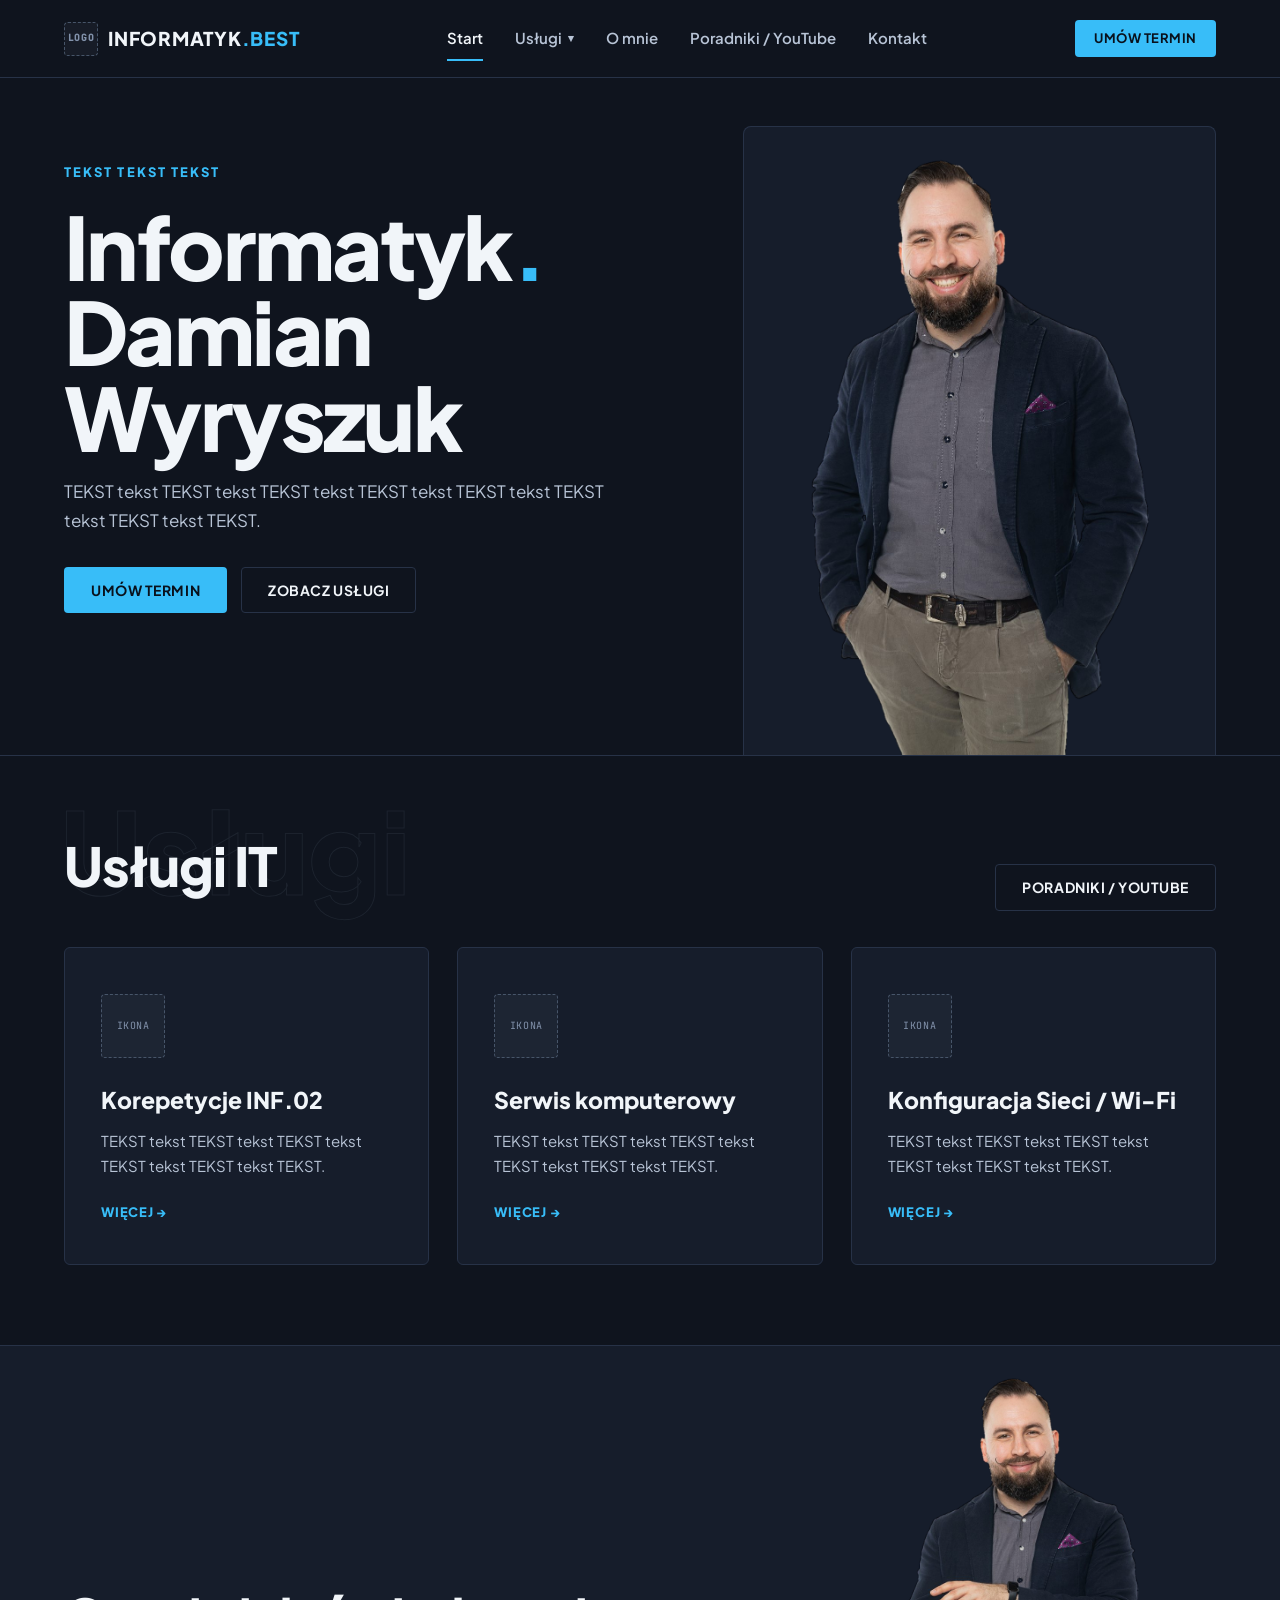
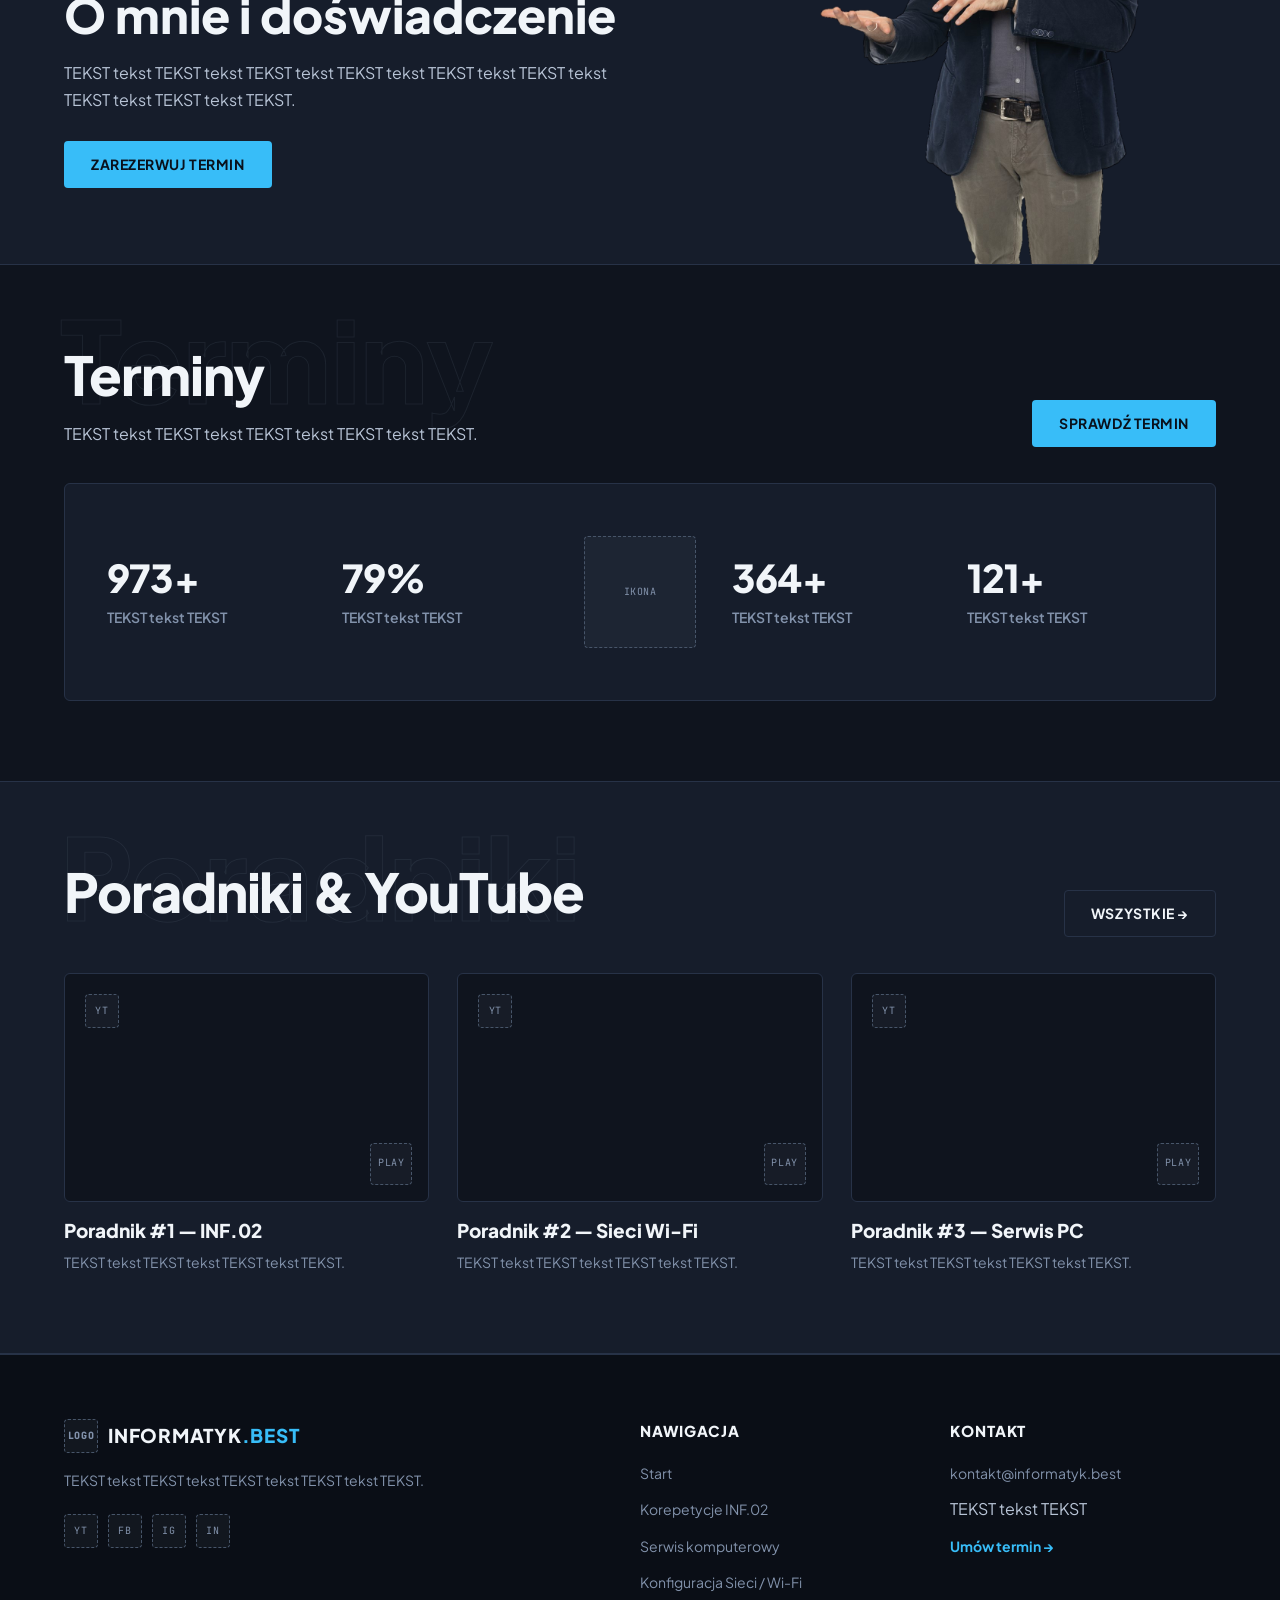
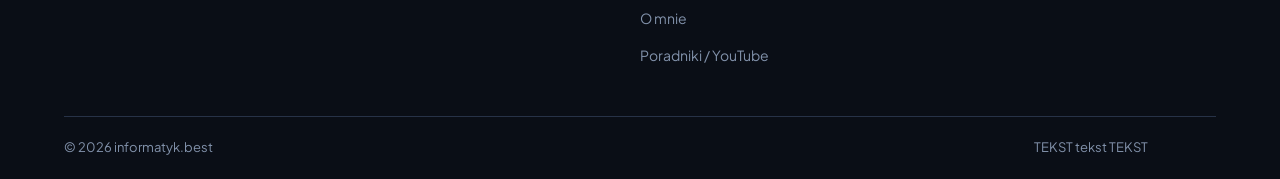
<file: index.html>
<!DOCTYPE html>
<html lang="pl">
<head>
  <meta charset="UTF-8" />
  <meta name="viewport" content="width=device-width, initial-scale=1.0" />
  <title>informatyk.best — Damian Wyryszuk (Mockup)</title>
  <link rel="preconnect" href="https://fonts.googleapis.com" />
  <link rel="preconnect" href="https://fonts.gstatic.com" crossorigin />
  <link href="https://fonts.googleapis.com/css2?family=JetBrains+Mono:wght@600;700&family=Plus+Jakarta+Sans:wght@400;500;600;700;800&display=swap" rel="stylesheet" />
  <link rel="stylesheet" href="css/style.css" />
</head>
<body>

  <!-- ================= HEADER ================= -->
  <header class="site-header">
    <div class="container header-inner">
      <a href="index.html" class="brand-logo" aria-label="informatyk.best — Strona główna">
        <span class="icon-placeholder icon-placeholder-sm" aria-hidden="true">LOGO</span>
        <span>informatyk<span class="dot">.best</span></span>
      </a>

      <nav class="main-nav" aria-label="Główna nawigacja">
        <div class="nav-item">
          <a href="index.html" class="nav-link is-active">Start</a>
        </div>

        <div class="nav-item has-dropdown">
          <a href="#uslugi" class="nav-link" aria-haspopup="true" aria-expanded="false">
            Usługi
            <span class="nav-chevron" aria-hidden="true">&#9662;</span>
          </a>
          <div class="dropdown-menu" role="menu">
            <a href="korepetycje-inf02.html" class="dropdown-link" role="menuitem">
              <span class="icon-placeholder icon-placeholder-sm" aria-hidden="true"></span>
              <span class="dropdown-text">
                <strong>Korepetycje INF.02</strong>
                <small>TEKST tekst TEKST tekst</small>
              </span>
            </a>
            <a href="serwis-komputerowy.html" class="dropdown-link" role="menuitem">
              <span class="icon-placeholder icon-placeholder-sm" aria-hidden="true"></span>
              <span class="dropdown-text">
                <strong>Serwis komputerowy</strong>
                <small>TEKST tekst TEKST tekst</small>
              </span>
            </a>
            <a href="konfiguracja-sieci.html" class="dropdown-link" role="menuitem">
              <span class="icon-placeholder icon-placeholder-sm" aria-hidden="true"></span>
              <span class="dropdown-text">
                <strong>Konfiguracja Sieci / Wi-Fi</strong>
                <small>TEKST tekst TEKST tekst</small>
              </span>
            </a>
          </div>
        </div>

        <div class="nav-item">
          <a href="o-mnie.html" class="nav-link">O mnie</a>
        </div>
        <div class="nav-item">
          <a href="poradniki.html" class="nav-link">Poradniki / YouTube</a>
        </div>
        <div class="nav-item">
          <a href="kontakt.html" class="nav-link">Kontakt</a>
        </div>
      </nav>

      <div class="header-cta">
        <a href="kontakt.html#rezerwacja" class="btn btn-primary btn-sm">Umów termin</a>
        <button class="mobile-toggle" aria-label="Otwórz menu">&#9776;</button>
      </div>
    </div>
  </header>

  <!-- ================= MOBILE DRAWER ================= -->
  <div class="mobile-drawer" aria-hidden="true">
    <div class="mobile-drawer-panel">
      <div class="mobile-drawer-head">
        <a href="index.html" class="brand-logo">
          <span class="icon-placeholder icon-placeholder-sm" aria-hidden="true">LOGO</span>
          <span>informatyk<span class="dot">.best</span></span>
        </a>
        <button class="mobile-close" aria-label="Zamknij menu">&times;</button>
      </div>

      <div class="mobile-nav-list">
        <a href="index.html" class="mobile-nav-link is-active">Start</a>
        <button class="mobile-acc-btn" aria-expanded="true">
          <span>Usługi</span>
          <span class="acc-arrow">−</span>
        </button>
        <div class="mobile-submenu is-open">
          <a href="korepetycje-inf02.html">Korepetycje INF.02</a>
          <a href="serwis-komputerowy.html">Serwis komputerowy</a>
          <a href="konfiguracja-sieci.html">Konfiguracja Sieci / Wi-Fi</a>
        </div>
        <a href="o-mnie.html" class="mobile-nav-link">O mnie</a>
        <a href="poradniki.html" class="mobile-nav-link">Poradniki / YouTube</a>
        <a href="kontakt.html" class="mobile-nav-link">Kontakt</a>
      </div>

      <a href="kontakt.html#rezerwacja" class="btn btn-primary" style="width:100%; margin-top:auto;">Umów termin</a>
    </div>
  </div>

  <!-- ================= HERO SECTION ================= -->
  <main>
    <section class="hero">
      <div class="container hero-grid">
        <div class="hero-content">
          <p class="hero-subtitle">TEKST tekst TEKST</p>
          <h1 class="hero-display">Informatyk<span class="accent-dot">.</span><br />Damian Wyryszuk</h1>
          <p class="hero-desc">
            TEKST tekst TEKST tekst TEKST tekst TEKST tekst TEKST tekst TEKST tekst TEKST tekst TEKST.
          </p>
          <div class="hero-actions">
            <a href="kontakt.html#rezerwacja" class="btn btn-primary">Umów termin</a>
            <a href="#uslugi" class="btn btn-outline">Zobacz usługi</a>
          </div>
        </div>

        <div class="hero-visual">
          <img src="assets/img/damian-3.png" alt="Damian Wyryszuk" class="hero-portrait" />
        </div>
      </div>
    </section>

    <!-- ================= 3 SERVICE CARDS ================= -->
    <section id="uslugi" class="section">
      <div class="container">
        <div class="section-head-split reveal">
          <div>
            <div class="watermark-wrap">
              <span class="watermark-bg" aria-hidden="true">Usługi</span>
              <h2 class="section-title">Usługi IT</h2>
            </div>
          </div>
          <a href="poradniki.html" class="btn btn-outline">Poradniki / YouTube</a>
        </div>

        <div class="services-grid">
          <a href="korepetycje-inf02.html" class="service-card reveal">
            <div class="icon-placeholder icon-placeholder-lg" aria-hidden="true">IKONA</div>
            <h3>Korepetycje INF.02</h3>
            <p>TEKST tekst TEKST tekst TEKST tekst TEKST tekst TEKST tekst TEKST.</p>
            <span class="service-card-more">Więcej &rarr;</span>
          </a>

          <a href="serwis-komputerowy.html" class="service-card reveal">
            <div class="icon-placeholder icon-placeholder-lg" aria-hidden="true">IKONA</div>
            <h3>Serwis komputerowy</h3>
            <p>TEKST tekst TEKST tekst TEKST tekst TEKST tekst TEKST tekst TEKST.</p>
            <span class="service-card-more">Więcej &rarr;</span>
          </a>

          <a href="konfiguracja-sieci.html" class="service-card reveal">
            <div class="icon-placeholder icon-placeholder-lg" aria-hidden="true">IKONA</div>
            <h3>Konfiguracja Sieci / Wi-Fi</h3>
            <p>TEKST tekst TEKST tekst TEKST tekst TEKST tekst TEKST tekst TEKST.</p>
            <span class="service-card-more">Więcej &rarr;</span>
          </a>
        </div>
      </div>
    </section>

    <!-- ================= CTA BANNER ================= -->
    <section class="cta-banner">
      <div class="container cta-banner-grid">
        <div class="cta-banner-content reveal">
          <h2>O mnie i doświadczenie</h2>
          <p>
            TEKST tekst TEKST tekst TEKST tekst TEKST tekst TEKST tekst TEKST tekst TEKST tekst TEKST tekst TEKST.
          </p>
          <a href="kontakt.html#rezerwacja" class="btn btn-primary">Zarezerwuj termin</a>
        </div>
        <div class="cta-banner-visual reveal">
          <img src="assets/img/damian-9.png" alt="Damian Wyryszuk" />
        </div>
      </div>
    </section>

    <!-- ================= TERMINY + STATS ================= -->
    <section class="section">
      <div class="container">
        <div class="section-head-split reveal">
          <div>
            <div class="watermark-wrap">
              <span class="watermark-bg" aria-hidden="true">Terminy</span>
              <h2 class="section-title">Terminy</h2>
            </div>
            <p class="lead-copy">TEKST tekst TEKST tekst TEKST tekst TEKST tekst TEKST.</p>
          </div>
          <a href="kontakt.html#rezerwacja" class="btn btn-primary">Sprawdź termin</a>
        </div>

        <div class="stats-box reveal">
          <div class="stats-col">
            <div class="stat-item">
              <span class="stat-num" data-count="1200" data-suffix="+">1200+</span>
              <span class="stat-label">TEKST tekst TEKST</span>
            </div>
            <div class="stat-item">
              <span class="stat-num" data-count="98" data-suffix="%">98%</span>
              <span class="stat-label">TEKST tekst TEKST</span>
            </div>
          </div>

          <div class="icon-placeholder icon-placeholder-xl" aria-hidden="true">IKONA</div>

          <div class="stats-col">
            <div class="stat-item">
              <span class="stat-num" data-count="450" data-suffix="+">450+</span>
              <span class="stat-label">TEKST tekst TEKST</span>
            </div>
            <div class="stat-item">
              <span class="stat-num" data-count="150" data-suffix="+">150+</span>
              <span class="stat-label">TEKST tekst TEKST</span>
            </div>
          </div>
        </div>
      </div>
    </section>

    <!-- ================= PORADNIKI / YOUTUBE ================= -->
    <section class="section section-surface">
      <div class="container">
        <div class="section-head-split reveal">
          <div>
            <div class="watermark-wrap">
              <span class="watermark-bg" aria-hidden="true">Poradniki</span>
              <h2 class="section-title">Poradniki &amp; YouTube</h2>
            </div>
          </div>
          <a href="poradniki.html" class="btn btn-outline">Wszystkie &rarr;</a>
        </div>

        <div class="guides-grid">
          <a href="poradniki.html" class="guide-card reveal">
            <div class="guide-thumb">
              <div class="guide-thumb-visual">
                <span class="icon-placeholder icon-placeholder-sm" aria-hidden="true">YT</span>
              </div>
              <span class="guide-play icon-placeholder icon-placeholder-md" aria-hidden="true">PLAY</span>
            </div>
            <h3>Poradnik #1 — INF.02</h3>
            <p>TEKST tekst TEKST tekst TEKST tekst TEKST.</p>
          </a>

          <a href="poradniki.html" class="guide-card reveal">
            <div class="guide-thumb">
              <div class="guide-thumb-visual">
                <span class="icon-placeholder icon-placeholder-sm" aria-hidden="true">YT</span>
              </div>
              <span class="guide-play icon-placeholder icon-placeholder-md" aria-hidden="true">PLAY</span>
            </div>
            <h3>Poradnik #2 — Sieci Wi-Fi</h3>
            <p>TEKST tekst TEKST tekst TEKST tekst TEKST.</p>
          </a>

          <a href="poradniki.html" class="guide-card reveal">
            <div class="guide-thumb">
              <div class="guide-thumb-visual">
                <span class="icon-placeholder icon-placeholder-sm" aria-hidden="true">YT</span>
              </div>
              <span class="guide-play icon-placeholder icon-placeholder-md" aria-hidden="true">PLAY</span>
            </div>
            <h3>Poradnik #3 — Serwis PC</h3>
            <p>TEKST tekst TEKST tekst TEKST tekst TEKST.</p>
          </a>
        </div>
      </div>
    </section>
  </main>

  <!-- ================= FOOTER ================= -->
  <footer class="site-footer">
    <div class="container">
      <div class="footer-grid">
        <div>
          <a href="index.html" class="brand-logo">
            <span class="icon-placeholder icon-placeholder-sm" aria-hidden="true">LOGO</span>
            <span>informatyk<span class="dot">.best</span></span>
          </a>
          <p class="footer-bio">TEKST tekst TEKST tekst TEKST tekst TEKST tekst TEKST.</p>
          <div class="social-links">
            <a href="poradniki.html" class="icon-placeholder icon-placeholder-sm" aria-label="YouTube">YT</a>
            <a href="kontakt.html" class="icon-placeholder icon-placeholder-sm" aria-label="Facebook">FB</a>
            <a href="kontakt.html" class="icon-placeholder icon-placeholder-sm" aria-label="Instagram">IG</a>
            <a href="o-mnie.html" class="icon-placeholder icon-placeholder-sm" aria-label="LinkedIn">IN</a>
          </div>
        </div>

        <div class="footer-col">
          <h4>Nawigacja</h4>
          <ul class="footer-links">
            <li><a href="index.html">Start</a></li>
            <li><a href="korepetycje-inf02.html">Korepetycje INF.02</a></li>
            <li><a href="serwis-komputerowy.html">Serwis komputerowy</a></li>
            <li><a href="konfiguracja-sieci.html">Konfiguracja Sieci / Wi-Fi</a></li>
            <li><a href="o-mnie.html">O mnie</a></li>
            <li><a href="poradniki.html">Poradniki / YouTube</a></li>
          </ul>
        </div>

        <div class="footer-col">
          <h4>Kontakt</h4>
          <ul class="footer-links">
            <li><a href="mailto:kontakt@informatyk.best">kontakt@informatyk.best</a></li>
            <li><span>TEKST tekst TEKST</span></li>
            <li><a href="kontakt.html#rezerwacja" style="color:var(--accent); font-weight:700;">Umów termin &rarr;</a></li>
          </ul>
        </div>
      </div>

      <div class="footer-bottom">
        <span>&copy; 2026 informatyk.best</span>
        <span>TEKST tekst TEKST</span>
      </div>
    </div>
  </footer>

  <button class="back-to-top" aria-label="Powrót na górę">&uarr;</button>

  <script src="js/main.js"></script>
</body>
</html>
</file>
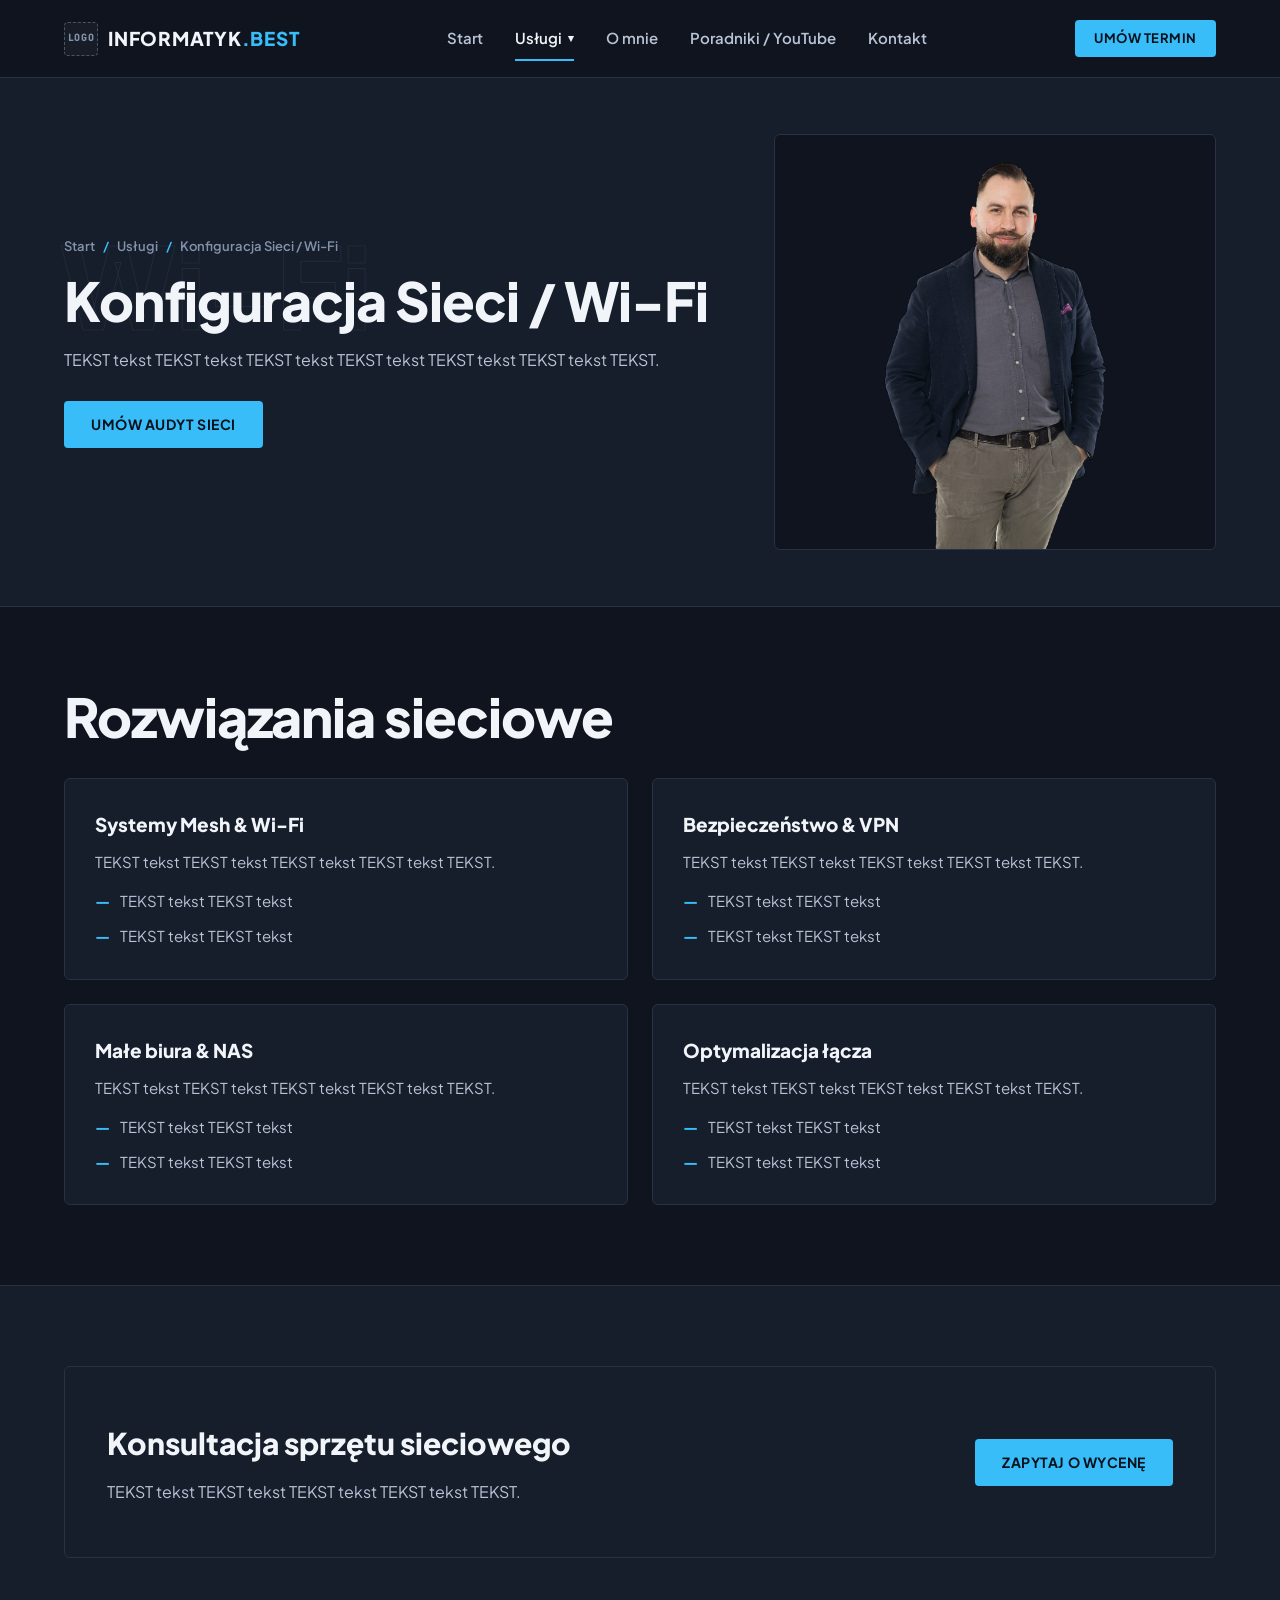
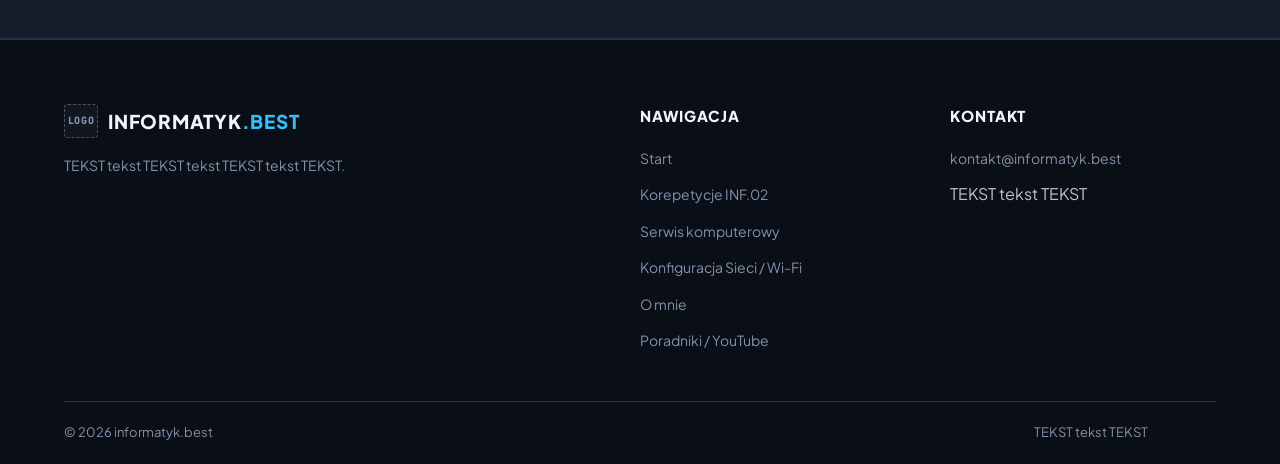
<file: konfiguracja-sieci.html>
<!DOCTYPE html>
<html lang="pl">
<head>
  <meta charset="UTF-8" />
  <meta name="viewport" content="width=device-width, initial-scale=1.0" />
  <title>Konfiguracja Sieci / Wi-Fi — informatyk.best (Mockup)</title>
  <link rel="preconnect" href="https://fonts.googleapis.com" />
  <link rel="preconnect" href="https://fonts.gstatic.com" crossorigin />
  <link href="https://fonts.googleapis.com/css2?family=JetBrains+Mono:wght@600;700&family=Plus+Jakarta+Sans:wght@400;500;600;700;800&display=swap" rel="stylesheet" />
  <link rel="stylesheet" href="css/style.css" />
</head>
<body>

  <header class="site-header">
    <div class="container header-inner">
      <a href="index.html" class="brand-logo"><span class="icon-placeholder icon-placeholder-sm" aria-hidden="true">LOGO</span><span>informatyk<span class="dot">.best</span></span></a>
      <nav class="main-nav" aria-label="Główna nawigacja">
        <div class="nav-item"><a href="index.html" class="nav-link">Start</a></div>
        <div class="nav-item has-dropdown">
          <a href="#" class="nav-link is-active" aria-haspopup="true" aria-expanded="false">Usługi <span class="nav-chevron" aria-hidden="true">&#9662;</span></a>
          <div class="dropdown-menu">
            <a href="korepetycje-inf02.html" class="dropdown-link"><span class="icon-placeholder icon-placeholder-sm" aria-hidden="true"></span><span class="dropdown-text"><strong>Korepetycje INF.02</strong><small>TEKST tekst TEKST tekst</small></span></a>
            <a href="serwis-komputerowy.html" class="dropdown-link"><span class="icon-placeholder icon-placeholder-sm" aria-hidden="true"></span><span class="dropdown-text"><strong>Serwis komputerowy</strong><small>TEKST tekst TEKST tekst</small></span></a>
            <a href="konfiguracja-sieci.html" class="dropdown-link is-active"><span class="icon-placeholder icon-placeholder-sm" aria-hidden="true"></span><span class="dropdown-text"><strong>Konfiguracja Sieci / Wi-Fi</strong><small>TEKST tekst TEKST tekst</small></span></a>
          </div>
        </div>
        <div class="nav-item"><a href="o-mnie.html" class="nav-link">O mnie</a></div>
        <div class="nav-item"><a href="poradniki.html" class="nav-link">Poradniki / YouTube</a></div>
        <div class="nav-item"><a href="kontakt.html" class="nav-link">Kontakt</a></div>
      </nav>
      <div class="header-cta">
        <a href="kontakt.html?usluga=sieci#rezerwacja" class="btn btn-primary btn-sm">Umów termin</a>
        <button class="mobile-toggle" aria-label="Otwórz menu">&#9776;</button>
      </div>
    </div>
  </header>

  <div class="mobile-drawer" aria-hidden="true">
    <div class="mobile-drawer-panel">
      <div class="mobile-drawer-head">
        <a href="index.html" class="brand-logo"><span class="icon-placeholder icon-placeholder-sm" aria-hidden="true">LOGO</span><span>informatyk<span class="dot">.best</span></span></a>
        <button class="mobile-close" aria-label="Zamknij menu">&times;</button>
      </div>
      <div class="mobile-nav-list">
        <a href="index.html" class="mobile-nav-link">Start</a>
        <button class="mobile-acc-btn is-active" aria-expanded="true"><span>Usługi</span><span class="acc-arrow">−</span></button>
        <div class="mobile-submenu is-open">
          <a href="korepetycje-inf02.html">Korepetycje INF.02</a>
          <a href="serwis-komputerowy.html">Serwis komputerowy</a>
          <a href="konfiguracja-sieci.html" class="is-active">Konfiguracja Sieci / Wi-Fi</a>
        </div>
        <a href="o-mnie.html" class="mobile-nav-link">O mnie</a>
        <a href="poradniki.html" class="mobile-nav-link">Poradniki / YouTube</a>
        <a href="kontakt.html" class="mobile-nav-link">Kontakt</a>
      </div>
      <a href="kontakt.html?usluga=sieci#rezerwacja" class="btn btn-primary" style="width:100%; margin-top:auto;">Umów termin</a>
    </div>
  </div>

  <main>
    <section class="page-hero">
      <div class="container page-hero-grid">
        <div>
          <div class="breadcrumb"><a href="index.html">Start</a><span class="sep">/</span><span>Usługi</span><span class="sep">/</span><span>Konfiguracja Sieci / Wi-Fi</span></div>
          <div class="watermark-wrap">
            <span class="watermark-bg" aria-hidden="true">Wi-Fi</span>
            <h1 class="section-title">Konfiguracja Sieci / Wi-Fi</h1>
          </div>
          <p class="lead-copy" style="margin-bottom:28px;">TEKST tekst TEKST tekst TEKST tekst TEKST tekst TEKST tekst TEKST tekst TEKST.</p>
          <a href="kontakt.html?usluga=sieci#rezerwacja" class="btn btn-primary">Umów audyt sieci</a>
        </div>
        <div class="page-hero-portrait-box">
          <img src="assets/img/damian-2.png" alt="Damian Wyryszuk" />
        </div>
      </div>
    </section>

    <section class="section">
      <div class="container">
        <h2 class="section-title" style="margin-bottom:32px;">Rozwiązania sieciowe</h2>
        <div class="grid-2">
          <div class="info-card reveal">
            <h3>Systemy Mesh &amp; Wi-Fi</h3>
            <p>TEKST tekst TEKST tekst TEKST tekst TEKST tekst TEKST.</p>
            <ul class="check-list">
              <li>TEKST tekst TEKST tekst</li>
              <li>TEKST tekst TEKST tekst</li>
            </ul>
          </div>
          <div class="info-card reveal">
            <h3>Bezpieczeństwo &amp; VPN</h3>
            <p>TEKST tekst TEKST tekst TEKST tekst TEKST tekst TEKST.</p>
            <ul class="check-list">
              <li>TEKST tekst TEKST tekst</li>
              <li>TEKST tekst TEKST tekst</li>
            </ul>
          </div>
          <div class="info-card reveal">
            <h3>Małe biura &amp; NAS</h3>
            <p>TEKST tekst TEKST tekst TEKST tekst TEKST tekst TEKST.</p>
            <ul class="check-list">
              <li>TEKST tekst TEKST tekst</li>
              <li>TEKST tekst TEKST tekst</li>
            </ul>
          </div>
          <div class="info-card reveal">
            <h3>Optymalizacja łącza</h3>
            <p>TEKST tekst TEKST tekst TEKST tekst TEKST tekst TEKST.</p>
            <ul class="check-list">
              <li>TEKST tekst TEKST tekst</li>
              <li>TEKST tekst TEKST tekst</li>
            </ul>
          </div>
        </div>
      </div>
    </section>

    <section class="section section-surface">
      <div class="container">
        <div class="stats-box reveal" style="grid-template-columns: 1.4fr auto; text-align:left;">
          <div>
            <h2 style="font-size:30px; font-weight:800; color:var(--text-primary); margin-bottom:10px;">Konsultacja sprzętu sieciowego</h2>
            <p style="color:var(--text-secondary);">TEKST tekst TEKST tekst TEKST tekst TEKST tekst TEKST.</p>
          </div>
          <a href="kontakt.html?usluga=sieci#rezerwacja" class="btn btn-primary">Zapytaj o wycenę</a>
        </div>
      </div>
    </section>
  </main>

  <footer class="site-footer">
    <div class="container">
      <div class="footer-grid">
        <div>
          <a href="index.html" class="brand-logo"><span class="icon-placeholder icon-placeholder-sm" aria-hidden="true">LOGO</span><span>informatyk<span class="dot">.best</span></span></a>
          <p class="footer-bio">TEKST tekst TEKST tekst TEKST tekst TEKST.</p>
        </div>
        <div class="footer-col">
          <h4>Nawigacja</h4>
          <ul class="footer-links">
            <li><a href="index.html">Start</a></li>
            <li><a href="korepetycje-inf02.html">Korepetycje INF.02</a></li>
            <li><a href="serwis-komputerowy.html">Serwis komputerowy</a></li>
            <li><a href="konfiguracja-sieci.html">Konfiguracja Sieci / Wi-Fi</a></li>
            <li><a href="o-mnie.html">O mnie</a></li>
            <li><a href="poradniki.html">Poradniki / YouTube</a></li>
          </ul>
        </div>
        <div class="footer-col">
          <h4>Kontakt</h4>
          <ul class="footer-links">
            <li><a href="mailto:kontakt@informatyk.best">kontakt@informatyk.best</a></li>
            <li><span>TEKST tekst TEKST</span></li>
          </ul>
        </div>
      </div>
      <div class="footer-bottom">
        <span>&copy; 2026 informatyk.best</span>
        <span>TEKST tekst TEKST</span>
      </div>
    </div>
  </footer>
  <button class="back-to-top" aria-label="Powrót na górę">&uarr;</button>
  <script src="js/main.js"></script>
</body>
</html>
</file>
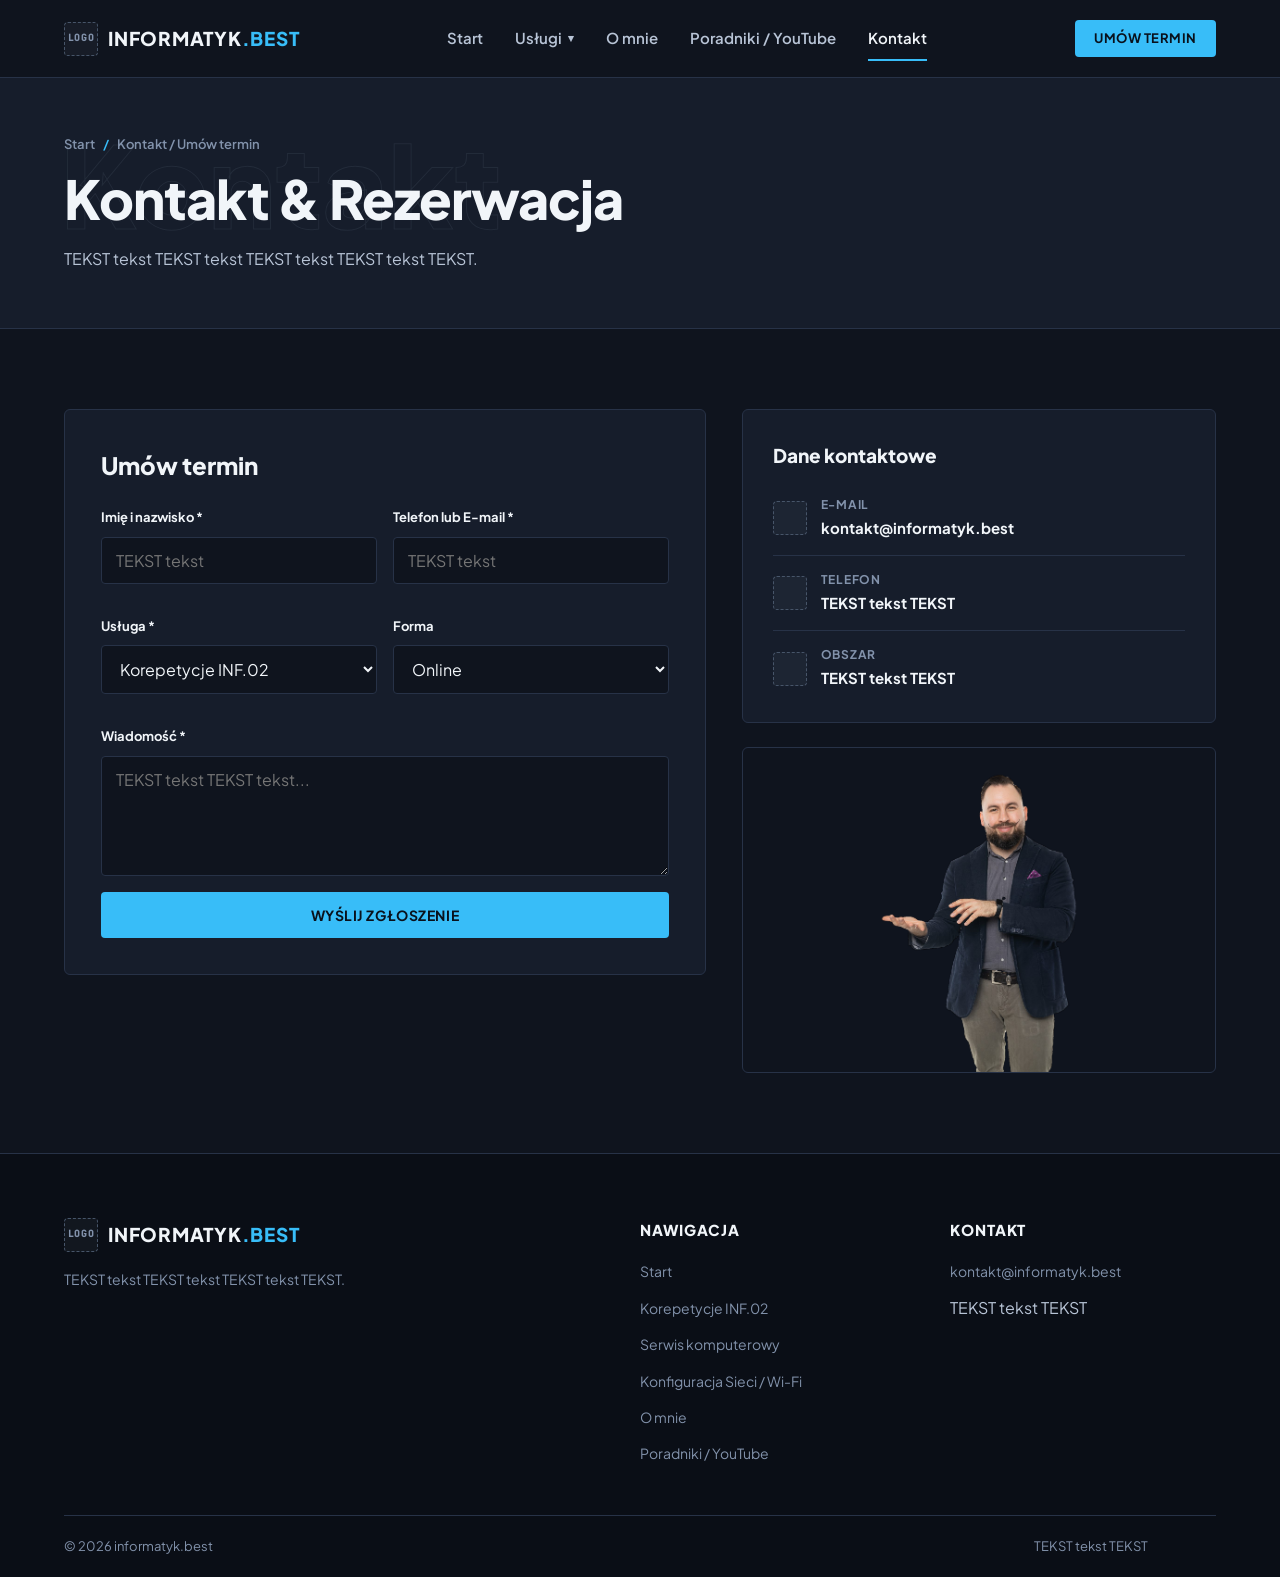
<file: kontakt.html>
<!DOCTYPE html>
<html lang="pl">
<head>
  <meta charset="UTF-8" />
  <meta name="viewport" content="width=device-width, initial-scale=1.0" />
  <title>Kontakt / Umów termin — informatyk.best (Mockup)</title>
  <link rel="preconnect" href="https://fonts.googleapis.com" />
  <link rel="preconnect" href="https://fonts.gstatic.com" crossorigin />
  <link href="https://fonts.googleapis.com/css2?family=JetBrains+Mono:wght@600;700&family=Plus+Jakarta+Sans:wght@400;500;600;700;800&display=swap" rel="stylesheet" />
  <link rel="stylesheet" href="css/style.css" />
</head>
<body>

  <header class="site-header">
    <div class="container header-inner">
      <a href="index.html" class="brand-logo"><span class="icon-placeholder icon-placeholder-sm" aria-hidden="true">LOGO</span><span>informatyk<span class="dot">.best</span></span></a>
      <nav class="main-nav" aria-label="Główna nawigacja">
        <div class="nav-item"><a href="index.html" class="nav-link">Start</a></div>
        <div class="nav-item has-dropdown">
          <a href="#" class="nav-link" aria-haspopup="true" aria-expanded="false">Usługi <span class="nav-chevron" aria-hidden="true">&#9662;</span></a>
          <div class="dropdown-menu">
            <a href="korepetycje-inf02.html" class="dropdown-link"><span class="icon-placeholder icon-placeholder-sm" aria-hidden="true"></span><span class="dropdown-text"><strong>Korepetycje INF.02</strong><small>TEKST tekst TEKST tekst</small></span></a>
            <a href="serwis-komputerowy.html" class="dropdown-link"><span class="icon-placeholder icon-placeholder-sm" aria-hidden="true"></span><span class="dropdown-text"><strong>Serwis komputerowy</strong><small>TEKST tekst TEKST tekst</small></span></a>
            <a href="konfiguracja-sieci.html" class="dropdown-link"><span class="icon-placeholder icon-placeholder-sm" aria-hidden="true"></span><span class="dropdown-text"><strong>Konfiguracja Sieci / Wi-Fi</strong><small>TEKST tekst TEKST tekst</small></span></a>
          </div>
        </div>
        <div class="nav-item"><a href="o-mnie.html" class="nav-link">O mnie</a></div>
        <div class="nav-item"><a href="poradniki.html" class="nav-link">Poradniki / YouTube</a></div>
        <div class="nav-item"><a href="kontakt.html" class="nav-link is-active">Kontakt</a></div>
      </nav>
      <div class="header-cta">
        <a href="kontakt.html#rezerwacja" class="btn btn-primary btn-sm">Umów termin</a>
        <button class="mobile-toggle" aria-label="Otwórz menu">&#9776;</button>
      </div>
    </div>
  </header>

  <div class="mobile-drawer" aria-hidden="true">
    <div class="mobile-drawer-panel">
      <div class="mobile-drawer-head">
        <a href="index.html" class="brand-logo"><span class="icon-placeholder icon-placeholder-sm" aria-hidden="true">LOGO</span><span>informatyk<span class="dot">.best</span></span></a>
        <button class="mobile-close" aria-label="Zamknij menu">&times;</button>
      </div>
      <div class="mobile-nav-list">
        <a href="index.html" class="mobile-nav-link">Start</a>
        <button class="mobile-acc-btn" aria-expanded="false"><span>Usługi</span><span class="acc-arrow">+</span></button>
        <div class="mobile-submenu">
          <a href="korepetycje-inf02.html">Korepetycje INF.02</a>
          <a href="serwis-komputerowy.html">Serwis komputerowy</a>
          <a href="konfiguracja-sieci.html">Konfiguracja Sieci / Wi-Fi</a>
        </div>
        <a href="o-mnie.html" class="mobile-nav-link">O mnie</a>
        <a href="poradniki.html" class="mobile-nav-link">Poradniki / YouTube</a>
        <a href="kontakt.html" class="mobile-nav-link is-active">Kontakt</a>
      </div>
      <a href="kontakt.html#rezerwacja" class="btn btn-primary" style="width:100%; margin-top:auto;">Umów termin</a>
    </div>
  </div>

  <main>
    <section class="page-hero">
      <div class="container">
        <div class="breadcrumb"><a href="index.html">Start</a><span class="sep">/</span><span>Kontakt / Umów termin</span></div>
        <div class="watermark-wrap">
          <span class="watermark-bg" aria-hidden="true">Kontakt</span>
          <h1 class="section-title">Kontakt &amp; Rezerwacja</h1>
        </div>
        <p class="lead-copy">TEKST tekst TEKST tekst TEKST tekst TEKST tekst TEKST.</p>
      </div>
    </section>

    <section id="rezerwacja" class="section">
      <div class="container contact-layout">
        <div class="form-card reveal">
          <h2 style="font-size:24px; font-weight:800; color:var(--text-primary); margin-bottom:22px;">Umów termin</h2>

          <form id="booking-form">
            <div class="form-grid">
              <div class="form-group">
                <label class="form-label" for="client-name">Imię i nazwisko *</label>
                <input id="client-name" type="text" class="form-control" placeholder="TEKST tekst" required />
              </div>
              <div class="form-group">
                <label class="form-label" for="client-contact">Telefon lub E-mail *</label>
                <input id="client-contact" type="text" class="form-control" placeholder="TEKST tekst" required />
              </div>

              <div class="form-group">
                <label class="form-label" for="service-select">Usługa *</label>
                <select id="service-select" class="form-control" required>
                  <option value="inf02">Korepetycje INF.02</option>
                  <option value="serwis">Serwis komputerowy</option>
                  <option value="sieci">Konfiguracja Sieci / Wi-Fi</option>
                  <option value="inne">Inne</option>
                </select>
              </div>
              <div class="form-group">
                <label class="form-label" for="mode-select">Forma</label>
                <select id="mode-select" class="form-control">
                  <option value="online">Online</option>
                  <option value="szczecin">Stacjonarnie</option>
                </select>
              </div>

              <div class="form-group full">
                <label class="form-label" for="message">Wiadomość *</label>
                <textarea id="message" class="form-control" placeholder="TEKST tekst TEKST tekst..." required></textarea>
              </div>
            </div>

            <button type="submit" class="btn btn-primary" style="width:100%;">Wyślij zgłoszenie</button>
            <div id="form-success" class="form-success" role="status"></div>
          </form>
        </div>

        <aside class="contact-sidebar reveal">
          <div class="contact-info-card">
            <h3 style="font-size:19px; font-weight:800; color:var(--text-primary); margin-bottom:10px;">Dane kontaktowe</h3>
            <div class="contact-row">
              <span class="icon-placeholder icon-placeholder-sm" aria-hidden="true"></span>
              <div><strong>E-mail</strong><a href="mailto:kontakt@informatyk.best">kontakt@informatyk.best</a></div>
            </div>
            <div class="contact-row">
              <span class="icon-placeholder icon-placeholder-sm" aria-hidden="true"></span>
              <div><strong>Telefon</strong><span>TEKST tekst TEKST</span></div>
            </div>
            <div class="contact-row">
              <span class="icon-placeholder icon-placeholder-sm" aria-hidden="true"></span>
              <div><strong>Obszar</strong><span>TEKST tekst TEKST</span></div>
            </div>
          </div>

          <div class="page-hero-portrait-box" style="min-height:280px;">
            <img src="assets/img/damian-9.png" alt="Damian Wyryszuk" style="max-height:300px;" />
          </div>
        </aside>
      </div>
    </section>
  </main>

  <footer class="site-footer">
    <div class="container">
      <div class="footer-grid">
        <div>
          <a href="index.html" class="brand-logo"><span class="icon-placeholder icon-placeholder-sm" aria-hidden="true">LOGO</span><span>informatyk<span class="dot">.best</span></span></a>
          <p class="footer-bio">TEKST tekst TEKST tekst TEKST tekst TEKST.</p>
        </div>
        <div class="footer-col">
          <h4>Nawigacja</h4>
          <ul class="footer-links">
            <li><a href="index.html">Start</a></li>
            <li><a href="korepetycje-inf02.html">Korepetycje INF.02</a></li>
            <li><a href="serwis-komputerowy.html">Serwis komputerowy</a></li>
            <li><a href="konfiguracja-sieci.html">Konfiguracja Sieci / Wi-Fi</a></li>
            <li><a href="o-mnie.html">O mnie</a></li>
            <li><a href="poradniki.html">Poradniki / YouTube</a></li>
          </ul>
        </div>
        <div class="footer-col">
          <h4>Kontakt</h4>
          <ul class="footer-links">
            <li><a href="mailto:kontakt@informatyk.best">kontakt@informatyk.best</a></li>
            <li><span>TEKST tekst TEKST</span></li>
          </ul>
        </div>
      </div>
      <div class="footer-bottom">
        <span>&copy; 2026 informatyk.best</span>
        <span>TEKST tekst TEKST</span>
      </div>
    </div>
  </footer>
  <button class="back-to-top" aria-label="Powrót na górę">&uarr;</button>
  <script src="js/main.js"></script>
</body>
</html>
</file>
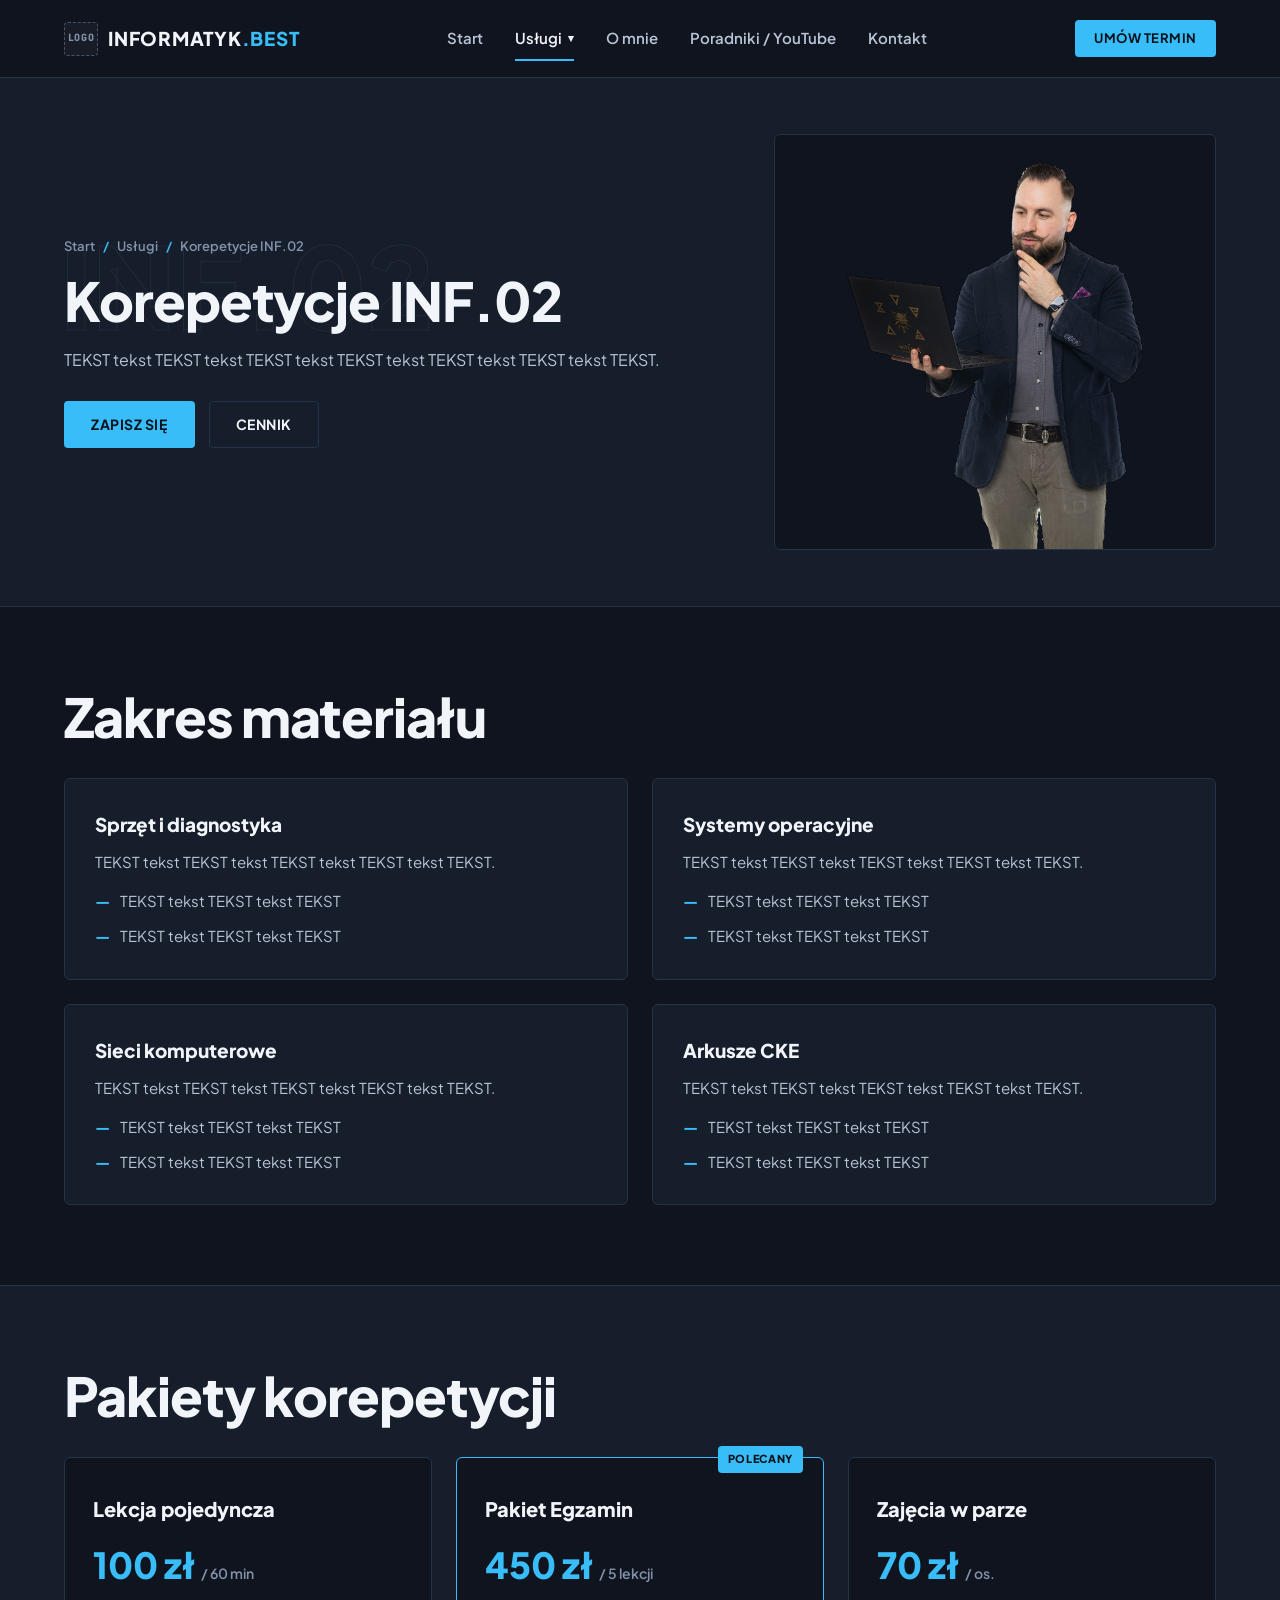
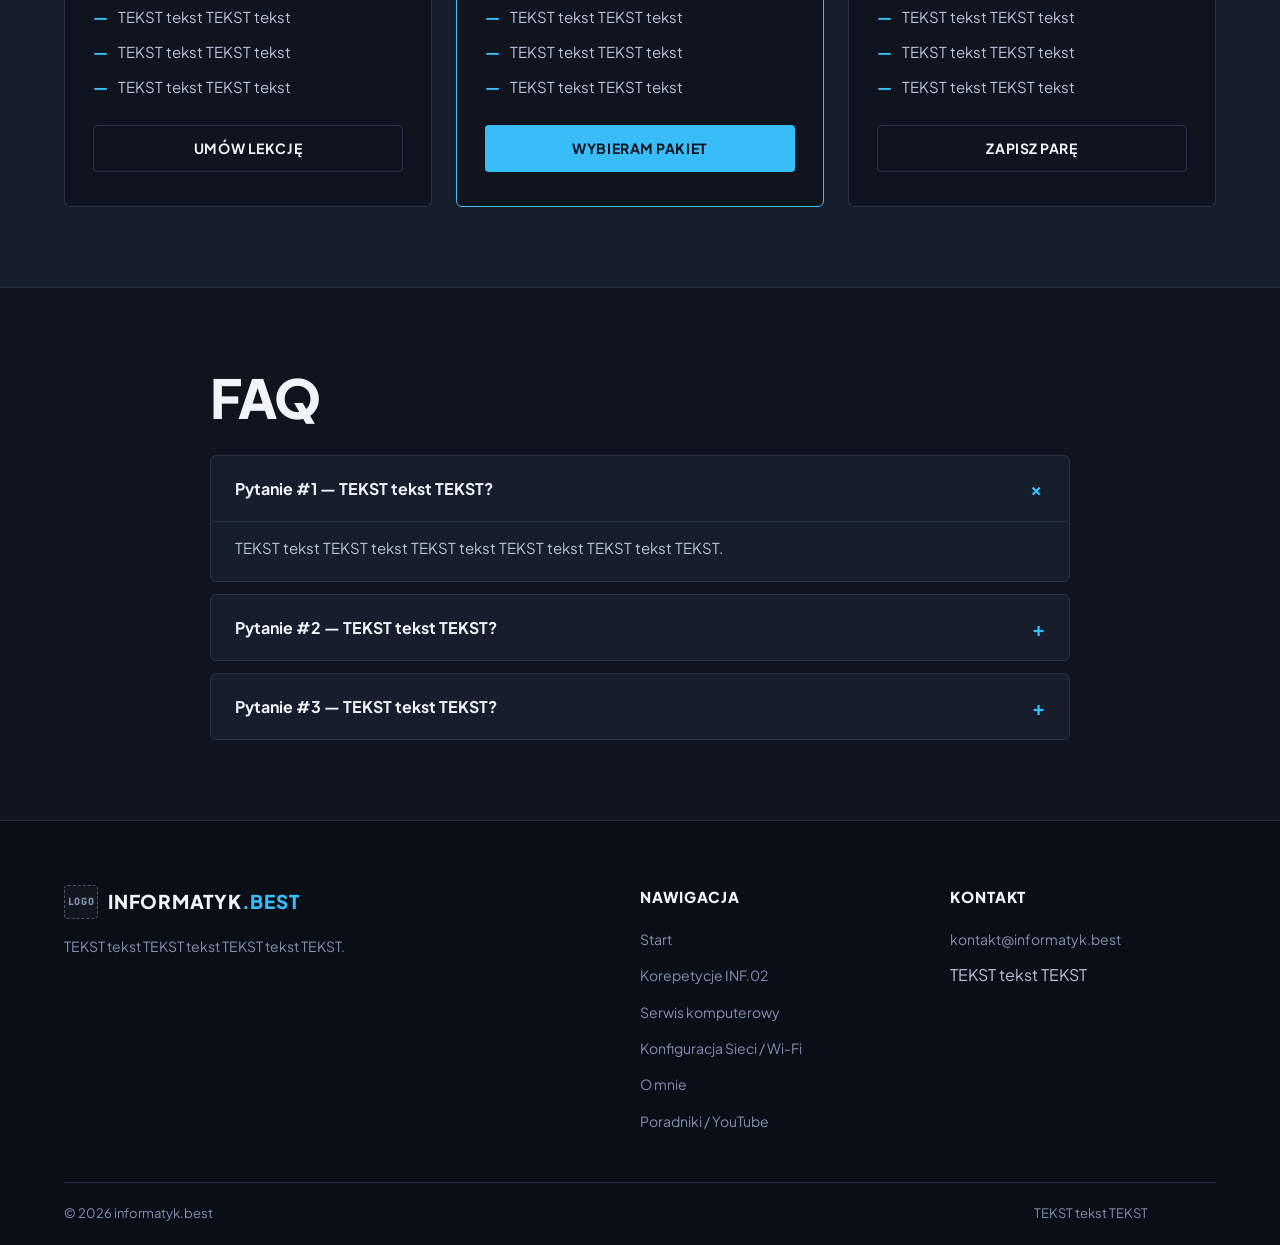
<file: korepetycje-inf02.html>
<!DOCTYPE html>
<html lang="pl">
<head>
  <meta charset="UTF-8" />
  <meta name="viewport" content="width=device-width, initial-scale=1.0" />
  <title>Korepetycje INF.02 — informatyk.best (Mockup)</title>
  <link rel="preconnect" href="https://fonts.googleapis.com" />
  <link rel="preconnect" href="https://fonts.gstatic.com" crossorigin />
  <link href="https://fonts.googleapis.com/css2?family=JetBrains+Mono:wght@600;700&family=Plus+Jakarta+Sans:wght@400;500;600;700;800&display=swap" rel="stylesheet" />
  <link rel="stylesheet" href="css/style.css" />
</head>
<body>

  <header class="site-header">
    <div class="container header-inner">
      <a href="index.html" class="brand-logo"><span class="icon-placeholder icon-placeholder-sm" aria-hidden="true">LOGO</span><span>informatyk<span class="dot">.best</span></span></a>
      <nav class="main-nav" aria-label="Główna nawigacja">
        <div class="nav-item"><a href="index.html" class="nav-link">Start</a></div>
        <div class="nav-item has-dropdown">
          <a href="#" class="nav-link is-active" aria-haspopup="true" aria-expanded="false">Usługi <span class="nav-chevron" aria-hidden="true">&#9662;</span></a>
          <div class="dropdown-menu">
            <a href="korepetycje-inf02.html" class="dropdown-link is-active"><span class="icon-placeholder icon-placeholder-sm" aria-hidden="true"></span><span class="dropdown-text"><strong>Korepetycje INF.02</strong><small>TEKST tekst TEKST tekst</small></span></a>
            <a href="serwis-komputerowy.html" class="dropdown-link"><span class="icon-placeholder icon-placeholder-sm" aria-hidden="true"></span><span class="dropdown-text"><strong>Serwis komputerowy</strong><small>TEKST tekst TEKST tekst</small></span></a>
            <a href="konfiguracja-sieci.html" class="dropdown-link"><span class="icon-placeholder icon-placeholder-sm" aria-hidden="true"></span><span class="dropdown-text"><strong>Konfiguracja Sieci / Wi-Fi</strong><small>TEKST tekst TEKST tekst</small></span></a>
          </div>
        </div>
        <div class="nav-item"><a href="o-mnie.html" class="nav-link">O mnie</a></div>
        <div class="nav-item"><a href="poradniki.html" class="nav-link">Poradniki / YouTube</a></div>
        <div class="nav-item"><a href="kontakt.html" class="nav-link">Kontakt</a></div>
      </nav>
      <div class="header-cta">
        <a href="kontakt.html?usluga=inf02#rezerwacja" class="btn btn-primary btn-sm">Umów termin</a>
        <button class="mobile-toggle" aria-label="Otwórz menu">&#9776;</button>
      </div>
    </div>
  </header>

  <div class="mobile-drawer" aria-hidden="true">
    <div class="mobile-drawer-panel">
      <div class="mobile-drawer-head">
        <a href="index.html" class="brand-logo"><span class="icon-placeholder icon-placeholder-sm" aria-hidden="true">LOGO</span><span>informatyk<span class="dot">.best</span></span></a>
        <button class="mobile-close" aria-label="Zamknij menu">&times;</button>
      </div>
      <div class="mobile-nav-list">
        <a href="index.html" class="mobile-nav-link">Start</a>
        <button class="mobile-acc-btn is-active" aria-expanded="true"><span>Usługi</span><span class="acc-arrow">−</span></button>
        <div class="mobile-submenu is-open">
          <a href="korepetycje-inf02.html" class="is-active">Korepetycje INF.02</a>
          <a href="serwis-komputerowy.html">Serwis komputerowy</a>
          <a href="konfiguracja-sieci.html">Konfiguracja Sieci / Wi-Fi</a>
        </div>
        <a href="o-mnie.html" class="mobile-nav-link">O mnie</a>
        <a href="poradniki.html" class="mobile-nav-link">Poradniki / YouTube</a>
        <a href="kontakt.html" class="mobile-nav-link">Kontakt</a>
      </div>
      <a href="kontakt.html?usluga=inf02#rezerwacja" class="btn btn-primary" style="width:100%; margin-top:auto;">Umów termin</a>
    </div>
  </div>

  <main>
    <section class="page-hero">
      <div class="container page-hero-grid">
        <div>
          <div class="breadcrumb"><a href="index.html">Start</a><span class="sep">/</span><span>Usługi</span><span class="sep">/</span><span>Korepetycje INF.02</span></div>
          <div class="watermark-wrap">
            <span class="watermark-bg" aria-hidden="true">INF.02</span>
            <h1 class="section-title">Korepetycje INF.02</h1>
          </div>
          <p class="lead-copy" style="margin-bottom:28px;">TEKST tekst TEKST tekst TEKST tekst TEKST tekst TEKST tekst TEKST tekst TEKST.</p>
          <div style="display:flex; gap:14px; flex-wrap:wrap;">
            <a href="kontakt.html?usluga=inf02#rezerwacja" class="btn btn-primary">Zapisz się</a>
            <a href="#cennik" class="btn btn-outline">Cennik</a>
          </div>
        </div>
        <div class="page-hero-portrait-box">
          <img src="assets/img/damian-4.png" alt="Damian Wyryszuk" />
        </div>
      </div>
    </section>

    <section class="section">
      <div class="container">
        <h2 class="section-title" style="margin-bottom:32px;">Zakres materiału</h2>
        <div class="grid-2">
          <div class="info-card reveal">
            <h3>Sprzęt i diagnostyka</h3>
            <p>TEKST tekst TEKST tekst TEKST tekst TEKST tekst TEKST.</p>
            <ul class="check-list">
              <li>TEKST tekst TEKST tekst TEKST</li>
              <li>TEKST tekst TEKST tekst TEKST</li>
            </ul>
          </div>
          <div class="info-card reveal">
            <h3>Systemy operacyjne</h3>
            <p>TEKST tekst TEKST tekst TEKST tekst TEKST tekst TEKST.</p>
            <ul class="check-list">
              <li>TEKST tekst TEKST tekst TEKST</li>
              <li>TEKST tekst TEKST tekst TEKST</li>
            </ul>
          </div>
          <div class="info-card reveal">
            <h3>Sieci komputerowe</h3>
            <p>TEKST tekst TEKST tekst TEKST tekst TEKST tekst TEKST.</p>
            <ul class="check-list">
              <li>TEKST tekst TEKST tekst TEKST</li>
              <li>TEKST tekst TEKST tekst TEKST</li>
            </ul>
          </div>
          <div class="info-card reveal">
            <h3>Arkusze CKE</h3>
            <p>TEKST tekst TEKST tekst TEKST tekst TEKST tekst TEKST.</p>
            <ul class="check-list">
              <li>TEKST tekst TEKST tekst TEKST</li>
              <li>TEKST tekst TEKST tekst TEKST</li>
            </ul>
          </div>
        </div>
      </div>
    </section>

    <section id="cennik" class="section section-surface">
      <div class="container">
        <h2 class="section-title" style="margin-bottom:32px;">Pakiety korepetycji</h2>
        <div class="grid-3">
          <div class="pricing-card reveal">
            <h3>Lekcja pojedyncza</h3>
            <div class="pricing-price">100 zł <small>/ 60 min</small></div>
            <ul class="check-list">
              <li>TEKST tekst TEKST tekst</li>
              <li>TEKST tekst TEKST tekst</li>
              <li>TEKST tekst TEKST tekst</li>
            </ul>
            <a href="kontakt.html?usluga=inf02#rezerwacja" class="btn btn-outline" style="width:100%;">Umów lekcję</a>
          </div>
          <div class="pricing-card is-featured reveal">
            <span class="pricing-badge">Polecany</span>
            <h3>Pakiet Egzamin</h3>
            <div class="pricing-price">450 zł <small>/ 5 lekcji</small></div>
            <ul class="check-list">
              <li>TEKST tekst TEKST tekst</li>
              <li>TEKST tekst TEKST tekst</li>
              <li>TEKST tekst TEKST tekst</li>
            </ul>
            <a href="kontakt.html?usluga=inf02#rezerwacja" class="btn btn-primary" style="width:100%;">Wybieram pakiet</a>
          </div>
          <div class="pricing-card reveal">
            <h3>Zajęcia w parze</h3>
            <div class="pricing-price">70 zł <small>/ os.</small></div>
            <ul class="check-list">
              <li>TEKST tekst TEKST tekst</li>
              <li>TEKST tekst TEKST tekst</li>
              <li>TEKST tekst TEKST tekst</li>
            </ul>
            <a href="kontakt.html?usluga=inf02#rezerwacja" class="btn btn-outline" style="width:100%;">Zapisz parę</a>
          </div>
        </div>
      </div>
    </section>

    <section class="section">
      <div class="container-narrow">
        <h2 class="section-title" style="margin-bottom:28px;">FAQ</h2>
        <div class="faq-list">
          <div class="faq-item is-open">
            <button class="faq-question"><span>Pytanie #1 — TEKST tekst TEKST?</span><span class="faq-plus">+</span></button>
            <div class="faq-answer">TEKST tekst TEKST tekst TEKST tekst TEKST tekst TEKST tekst TEKST.</div>
          </div>
          <div class="faq-item">
            <button class="faq-question"><span>Pytanie #2 — TEKST tekst TEKST?</span><span class="faq-plus">+</span></button>
            <div class="faq-answer">TEKST tekst TEKST tekst TEKST tekst TEKST tekst TEKST tekst TEKST.</div>
          </div>
          <div class="faq-item">
            <button class="faq-question"><span>Pytanie #3 — TEKST tekst TEKST?</span><span class="faq-plus">+</span></button>
            <div class="faq-answer">TEKST tekst TEKST tekst TEKST tekst TEKST tekst TEKST tekst TEKST.</div>
          </div>
        </div>
      </div>
    </section>
  </main>

  <footer class="site-footer">
    <div class="container">
      <div class="footer-grid">
        <div>
          <a href="index.html" class="brand-logo"><span class="icon-placeholder icon-placeholder-sm" aria-hidden="true">LOGO</span><span>informatyk<span class="dot">.best</span></span></a>
          <p class="footer-bio">TEKST tekst TEKST tekst TEKST tekst TEKST.</p>
        </div>
        <div class="footer-col">
          <h4>Nawigacja</h4>
          <ul class="footer-links">
            <li><a href="index.html">Start</a></li>
            <li><a href="korepetycje-inf02.html">Korepetycje INF.02</a></li>
            <li><a href="serwis-komputerowy.html">Serwis komputerowy</a></li>
            <li><a href="konfiguracja-sieci.html">Konfiguracja Sieci / Wi-Fi</a></li>
            <li><a href="o-mnie.html">O mnie</a></li>
            <li><a href="poradniki.html">Poradniki / YouTube</a></li>
          </ul>
        </div>
        <div class="footer-col">
          <h4>Kontakt</h4>
          <ul class="footer-links">
            <li><a href="mailto:kontakt@informatyk.best">kontakt@informatyk.best</a></li>
            <li><span>TEKST tekst TEKST</span></li>
          </ul>
        </div>
      </div>
      <div class="footer-bottom">
        <span>&copy; 2026 informatyk.best</span>
        <span>TEKST tekst TEKST</span>
      </div>
    </div>
  </footer>
  <button class="back-to-top" aria-label="Powrót na górę">&uarr;</button>
  <script src="js/main.js"></script>
</body>
</html>
</file>
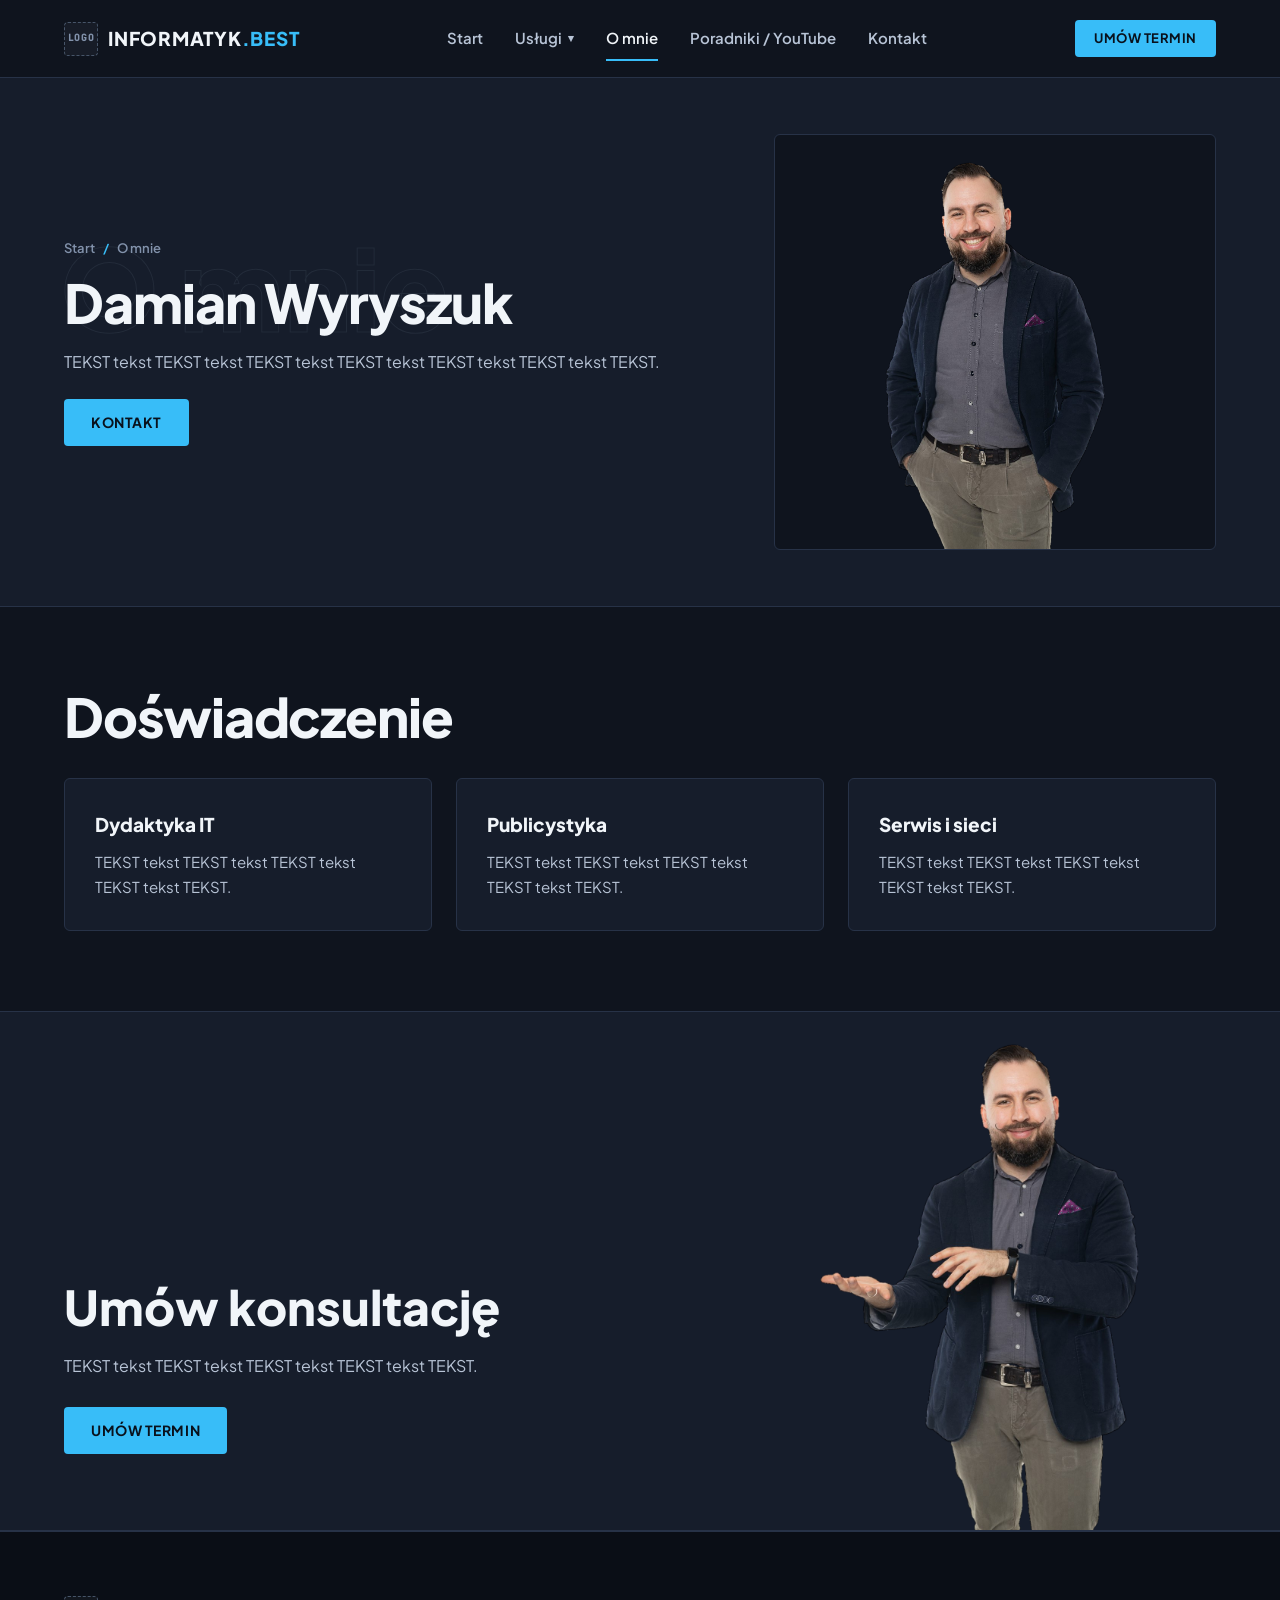
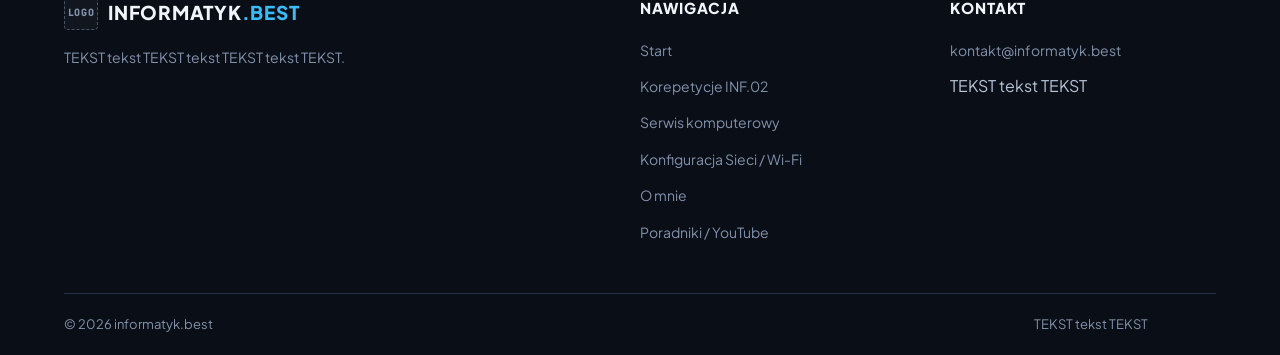
<file: o-mnie.html>
<!DOCTYPE html>
<html lang="pl">
<head>
  <meta charset="UTF-8" />
  <meta name="viewport" content="width=device-width, initial-scale=1.0" />
  <title>O mnie — informatyk.best (Mockup)</title>
  <link rel="preconnect" href="https://fonts.googleapis.com" />
  <link rel="preconnect" href="https://fonts.gstatic.com" crossorigin />
  <link href="https://fonts.googleapis.com/css2?family=JetBrains+Mono:wght@600;700&family=Plus+Jakarta+Sans:wght@400;500;600;700;800&display=swap" rel="stylesheet" />
  <link rel="stylesheet" href="css/style.css" />
</head>
<body>

  <header class="site-header">
    <div class="container header-inner">
      <a href="index.html" class="brand-logo"><span class="icon-placeholder icon-placeholder-sm" aria-hidden="true">LOGO</span><span>informatyk<span class="dot">.best</span></span></a>
      <nav class="main-nav" aria-label="Główna nawigacja">
        <div class="nav-item"><a href="index.html" class="nav-link">Start</a></div>
        <div class="nav-item has-dropdown">
          <a href="#" class="nav-link" aria-haspopup="true" aria-expanded="false">Usługi <span class="nav-chevron" aria-hidden="true">&#9662;</span></a>
          <div class="dropdown-menu">
            <a href="korepetycje-inf02.html" class="dropdown-link"><span class="icon-placeholder icon-placeholder-sm" aria-hidden="true"></span><span class="dropdown-text"><strong>Korepetycje INF.02</strong><small>TEKST tekst TEKST tekst</small></span></a>
            <a href="serwis-komputerowy.html" class="dropdown-link"><span class="icon-placeholder icon-placeholder-sm" aria-hidden="true"></span><span class="dropdown-text"><strong>Serwis komputerowy</strong><small>TEKST tekst TEKST tekst</small></span></a>
            <a href="konfiguracja-sieci.html" class="dropdown-link"><span class="icon-placeholder icon-placeholder-sm" aria-hidden="true"></span><span class="dropdown-text"><strong>Konfiguracja Sieci / Wi-Fi</strong><small>TEKST tekst TEKST tekst</small></span></a>
          </div>
        </div>
        <div class="nav-item"><a href="o-mnie.html" class="nav-link is-active">O mnie</a></div>
        <div class="nav-item"><a href="poradniki.html" class="nav-link">Poradniki / YouTube</a></div>
        <div class="nav-item"><a href="kontakt.html" class="nav-link">Kontakt</a></div>
      </nav>
      <div class="header-cta">
        <a href="kontakt.html#rezerwacja" class="btn btn-primary btn-sm">Umów termin</a>
        <button class="mobile-toggle" aria-label="Otwórz menu">&#9776;</button>
      </div>
    </div>
  </header>

  <div class="mobile-drawer" aria-hidden="true">
    <div class="mobile-drawer-panel">
      <div class="mobile-drawer-head">
        <a href="index.html" class="brand-logo"><span class="icon-placeholder icon-placeholder-sm" aria-hidden="true">LOGO</span><span>informatyk<span class="dot">.best</span></span></a>
        <button class="mobile-close" aria-label="Zamknij menu">&times;</button>
      </div>
      <div class="mobile-nav-list">
        <a href="index.html" class="mobile-nav-link">Start</a>
        <button class="mobile-acc-btn" aria-expanded="false"><span>Usługi</span><span class="acc-arrow">+</span></button>
        <div class="mobile-submenu">
          <a href="korepetycje-inf02.html">Korepetycje INF.02</a>
          <a href="serwis-komputerowy.html">Serwis komputerowy</a>
          <a href="konfiguracja-sieci.html">Konfiguracja Sieci / Wi-Fi</a>
        </div>
        <a href="o-mnie.html" class="mobile-nav-link is-active">O mnie</a>
        <a href="poradniki.html" class="mobile-nav-link">Poradniki / YouTube</a>
        <a href="kontakt.html" class="mobile-nav-link">Kontakt</a>
      </div>
      <a href="kontakt.html#rezerwacja" class="btn btn-primary" style="width:100%; margin-top:auto;">Umów termin</a>
    </div>
  </div>

  <main>
    <section class="page-hero">
      <div class="container page-hero-grid">
        <div>
          <div class="breadcrumb"><a href="index.html">Start</a><span class="sep">/</span><span>O mnie</span></div>
          <div class="watermark-wrap">
            <span class="watermark-bg" aria-hidden="true">O mnie</span>
            <h1 class="section-title">Damian Wyryszuk</h1>
          </div>
          <p class="lead-copy" style="margin-bottom:24px;">TEKST tekst TEKST tekst TEKST tekst TEKST tekst TEKST tekst TEKST tekst TEKST.</p>
          <a href="kontakt.html#rezerwacja" class="btn btn-primary">Kontakt</a>
        </div>
        <div class="page-hero-portrait-box">
          <img src="assets/img/damian-3.png" alt="Damian Wyryszuk" />
        </div>
      </div>
    </section>

    <section class="section">
      <div class="container">
        <h2 class="section-title" style="margin-bottom:32px;">Doświadczenie</h2>
        <div class="grid-3">
          <div class="info-card reveal">
            <h3>Dydaktyka IT</h3>
            <p>TEKST tekst TEKST tekst TEKST tekst TEKST tekst TEKST.</p>
          </div>
          <div class="info-card reveal">
            <h3>Publicystyka</h3>
            <p>TEKST tekst TEKST tekst TEKST tekst TEKST tekst TEKST.</p>
          </div>
          <div class="info-card reveal">
            <h3>Serwis i sieci</h3>
            <p>TEKST tekst TEKST tekst TEKST tekst TEKST tekst TEKST.</p>
          </div>
        </div>
      </div>
    </section>

    <section class="cta-banner">
      <div class="container cta-banner-grid">
        <div class="cta-banner-content reveal">
          <h2>Umów konsultację</h2>
          <p>TEKST tekst TEKST tekst TEKST tekst TEKST tekst TEKST.</p>
          <a href="kontakt.html#rezerwacja" class="btn btn-primary">Umów termin</a>
        </div>
        <div class="cta-banner-visual reveal">
          <img src="assets/img/damian-9.png" alt="Damian Wyryszuk" />
        </div>
      </div>
    </section>
  </main>

  <footer class="site-footer">
    <div class="container">
      <div class="footer-grid">
        <div>
          <a href="index.html" class="brand-logo"><span class="icon-placeholder icon-placeholder-sm" aria-hidden="true">LOGO</span><span>informatyk<span class="dot">.best</span></span></a>
          <p class="footer-bio">TEKST tekst TEKST tekst TEKST tekst TEKST.</p>
        </div>
        <div class="footer-col">
          <h4>Nawigacja</h4>
          <ul class="footer-links">
            <li><a href="index.html">Start</a></li>
            <li><a href="korepetycje-inf02.html">Korepetycje INF.02</a></li>
            <li><a href="serwis-komputerowy.html">Serwis komputerowy</a></li>
            <li><a href="konfiguracja-sieci.html">Konfiguracja Sieci / Wi-Fi</a></li>
            <li><a href="o-mnie.html">O mnie</a></li>
            <li><a href="poradniki.html">Poradniki / YouTube</a></li>
          </ul>
        </div>
        <div class="footer-col">
          <h4>Kontakt</h4>
          <ul class="footer-links">
            <li><a href="mailto:kontakt@informatyk.best">kontakt@informatyk.best</a></li>
            <li><span>TEKST tekst TEKST</span></li>
          </ul>
        </div>
      </div>
      <div class="footer-bottom">
        <span>&copy; 2026 informatyk.best</span>
        <span>TEKST tekst TEKST</span>
      </div>
    </div>
  </footer>
  <button class="back-to-top" aria-label="Powrót na górę">&uarr;</button>
  <script src="js/main.js"></script>
</body>
</html>
</file>
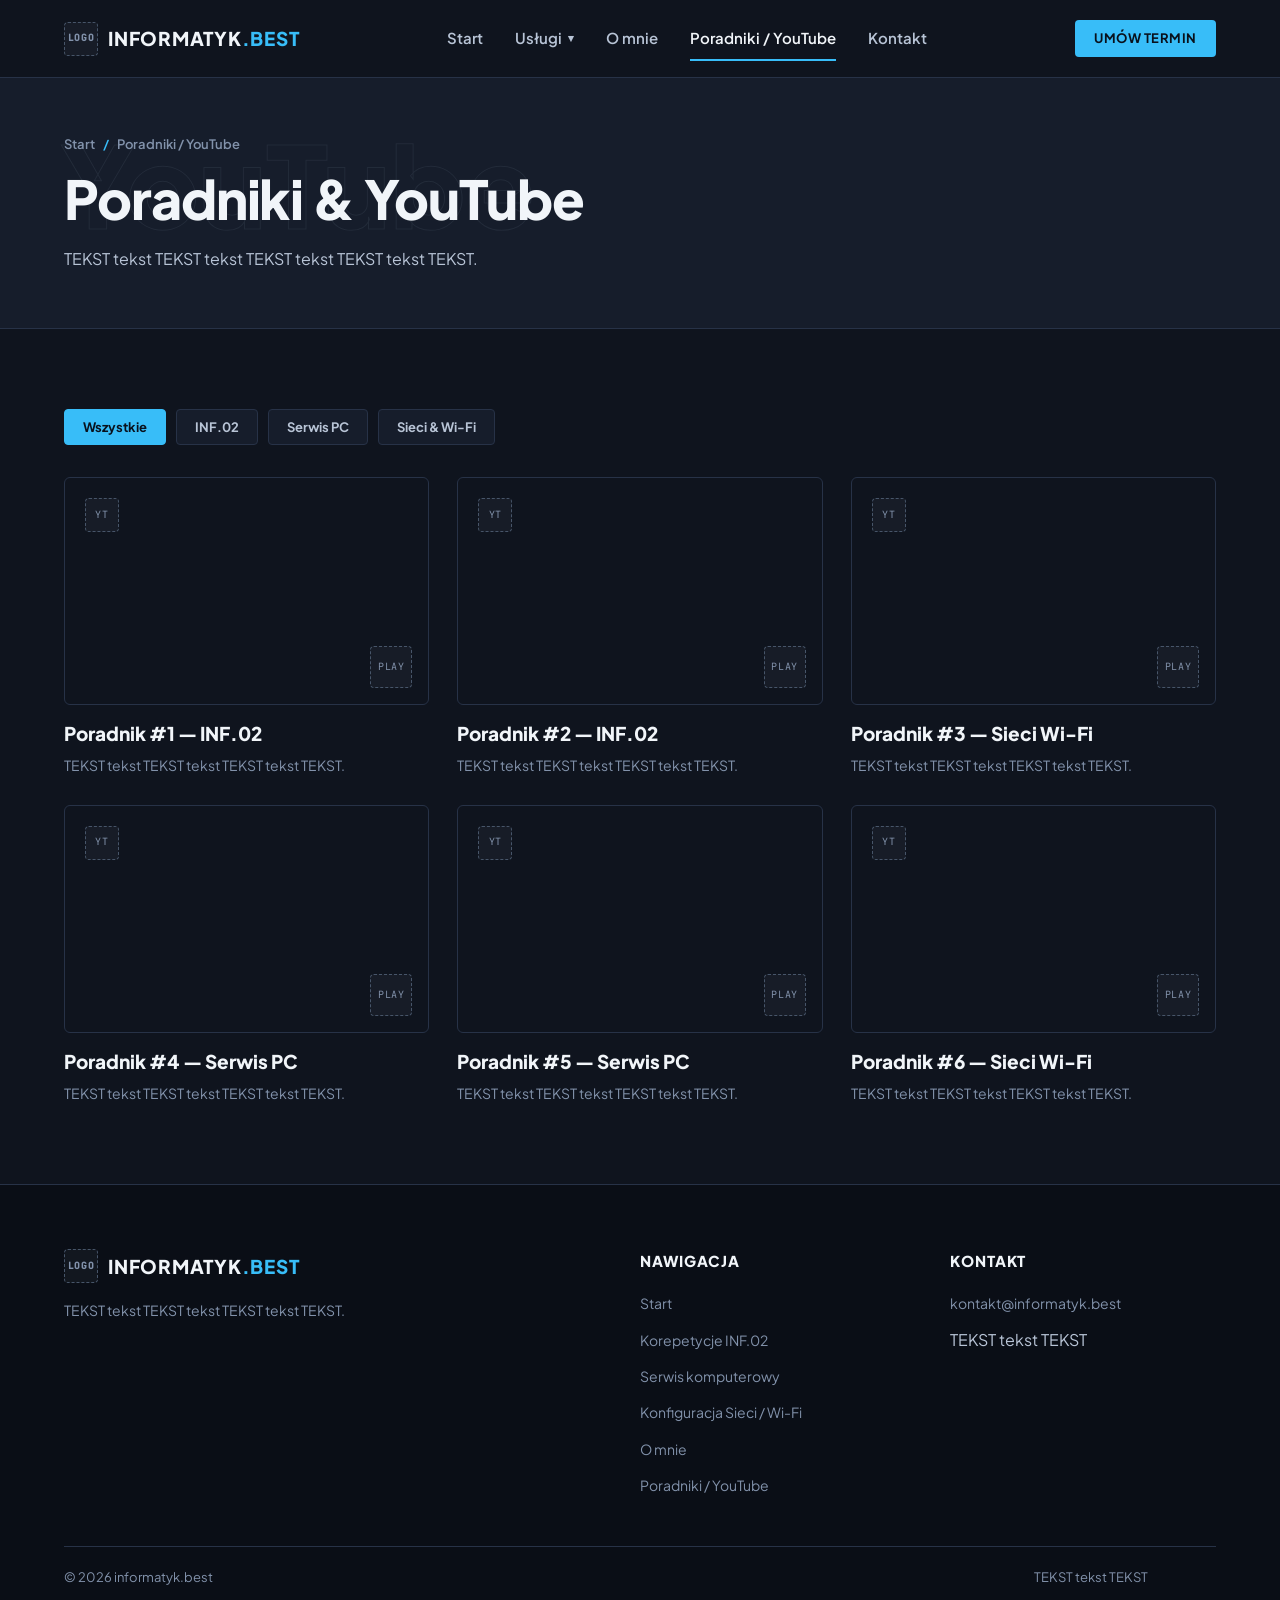
<file: poradniki.html>
<!DOCTYPE html>
<html lang="pl">
<head>
  <meta charset="UTF-8" />
  <meta name="viewport" content="width=device-width, initial-scale=1.0" />
  <title>Poradniki / YouTube — informatyk.best (Mockup)</title>
  <link rel="preconnect" href="https://fonts.googleapis.com" />
  <link rel="preconnect" href="https://fonts.gstatic.com" crossorigin />
  <link href="https://fonts.googleapis.com/css2?family=JetBrains+Mono:wght@600;700&family=Plus+Jakarta+Sans:wght@400;500;600;700;800&display=swap" rel="stylesheet" />
  <link rel="stylesheet" href="css/style.css" />
</head>
<body>

  <header class="site-header">
    <div class="container header-inner">
      <a href="index.html" class="brand-logo"><span class="icon-placeholder icon-placeholder-sm" aria-hidden="true">LOGO</span><span>informatyk<span class="dot">.best</span></span></a>
      <nav class="main-nav" aria-label="Główna nawigacja">
        <div class="nav-item"><a href="index.html" class="nav-link">Start</a></div>
        <div class="nav-item has-dropdown">
          <a href="#" class="nav-link" aria-haspopup="true" aria-expanded="false">Usługi <span class="nav-chevron" aria-hidden="true">&#9662;</span></a>
          <div class="dropdown-menu">
            <a href="korepetycje-inf02.html" class="dropdown-link"><span class="icon-placeholder icon-placeholder-sm" aria-hidden="true"></span><span class="dropdown-text"><strong>Korepetycje INF.02</strong><small>TEKST tekst TEKST tekst</small></span></a>
            <a href="serwis-komputerowy.html" class="dropdown-link"><span class="icon-placeholder icon-placeholder-sm" aria-hidden="true"></span><span class="dropdown-text"><strong>Serwis komputerowy</strong><small>TEKST tekst TEKST tekst</small></span></a>
            <a href="konfiguracja-sieci.html" class="dropdown-link"><span class="icon-placeholder icon-placeholder-sm" aria-hidden="true"></span><span class="dropdown-text"><strong>Konfiguracja Sieci / Wi-Fi</strong><small>TEKST tekst TEKST tekst</small></span></a>
          </div>
        </div>
        <div class="nav-item"><a href="o-mnie.html" class="nav-link">O mnie</a></div>
        <div class="nav-item"><a href="poradniki.html" class="nav-link is-active">Poradniki / YouTube</a></div>
        <div class="nav-item"><a href="kontakt.html" class="nav-link">Kontakt</a></div>
      </nav>
      <div class="header-cta">
        <a href="kontakt.html#rezerwacja" class="btn btn-primary btn-sm">Umów termin</a>
        <button class="mobile-toggle" aria-label="Otwórz menu">&#9776;</button>
      </div>
    </div>
  </header>

  <div class="mobile-drawer" aria-hidden="true">
    <div class="mobile-drawer-panel">
      <div class="mobile-drawer-head">
        <a href="index.html" class="brand-logo"><span class="icon-placeholder icon-placeholder-sm" aria-hidden="true">LOGO</span><span>informatyk<span class="dot">.best</span></span></a>
        <button class="mobile-close" aria-label="Zamknij menu">&times;</button>
      </div>
      <div class="mobile-nav-list">
        <a href="index.html" class="mobile-nav-link">Start</a>
        <button class="mobile-acc-btn" aria-expanded="false"><span>Usługi</span><span class="acc-arrow">+</span></button>
        <div class="mobile-submenu">
          <a href="korepetycje-inf02.html">Korepetycje INF.02</a>
          <a href="serwis-komputerowy.html">Serwis komputerowy</a>
          <a href="konfiguracja-sieci.html">Konfiguracja Sieci / Wi-Fi</a>
        </div>
        <a href="o-mnie.html" class="mobile-nav-link">O mnie</a>
        <a href="poradniki.html" class="mobile-nav-link is-active">Poradniki / YouTube</a>
        <a href="kontakt.html" class="mobile-nav-link">Kontakt</a>
      </div>
      <a href="kontakt.html#rezerwacja" class="btn btn-primary" style="width:100%; margin-top:auto;">Umów termin</a>
    </div>
  </div>

  <main>
    <section class="page-hero">
      <div class="container">
        <div class="breadcrumb"><a href="index.html">Start</a><span class="sep">/</span><span>Poradniki / YouTube</span></div>
        <div class="watermark-wrap">
          <span class="watermark-bg" aria-hidden="true">YouTube</span>
          <h1 class="section-title">Poradniki &amp; YouTube</h1>
        </div>
        <p class="lead-copy">TEKST tekst TEKST tekst TEKST tekst TEKST tekst TEKST.</p>
      </div>
    </section>

    <section class="section">
      <div class="container">
        <div class="filter-bar" role="tablist" aria-label="Filtruj materiały">
          <button class="filter-btn is-active" data-filter="all">Wszystkie</button>
          <button class="filter-btn" data-filter="inf02">INF.02</button>
          <button class="filter-btn" data-filter="serwis">Serwis PC</button>
          <button class="filter-btn" data-filter="sieci">Sieci &amp; Wi-Fi</button>
        </div>

        <div class="guides-grid">
          <article class="guide-card reveal" data-cat="inf02">
            <div class="guide-thumb">
              <div class="guide-thumb-visual"><span class="icon-placeholder icon-placeholder-sm" aria-hidden="true">YT</span></div>
              <span class="guide-play icon-placeholder icon-placeholder-md" aria-hidden="true">PLAY</span>
            </div>
            <h3>Poradnik #1 — INF.02</h3>
            <p>TEKST tekst TEKST tekst TEKST tekst TEKST.</p>
          </article>

          <article class="guide-card reveal" data-cat="inf02">
            <div class="guide-thumb">
              <div class="guide-thumb-visual"><span class="icon-placeholder icon-placeholder-sm" aria-hidden="true">YT</span></div>
              <span class="guide-play icon-placeholder icon-placeholder-md" aria-hidden="true">PLAY</span>
            </div>
            <h3>Poradnik #2 — INF.02</h3>
            <p>TEKST tekst TEKST tekst TEKST tekst TEKST.</p>
          </article>

          <article class="guide-card reveal" data-cat="sieci">
            <div class="guide-thumb">
              <div class="guide-thumb-visual"><span class="icon-placeholder icon-placeholder-sm" aria-hidden="true">YT</span></div>
              <span class="guide-play icon-placeholder icon-placeholder-md" aria-hidden="true">PLAY</span>
            </div>
            <h3>Poradnik #3 — Sieci Wi-Fi</h3>
            <p>TEKST tekst TEKST tekst TEKST tekst TEKST.</p>
          </article>

          <article class="guide-card reveal" data-cat="serwis">
            <div class="guide-thumb">
              <div class="guide-thumb-visual"><span class="icon-placeholder icon-placeholder-sm" aria-hidden="true">YT</span></div>
              <span class="guide-play icon-placeholder icon-placeholder-md" aria-hidden="true">PLAY</span>
            </div>
            <h3>Poradnik #4 — Serwis PC</h3>
            <p>TEKST tekst TEKST tekst TEKST tekst TEKST.</p>
          </article>

          <article class="guide-card reveal" data-cat="serwis">
            <div class="guide-thumb">
              <div class="guide-thumb-visual"><span class="icon-placeholder icon-placeholder-sm" aria-hidden="true">YT</span></div>
              <span class="guide-play icon-placeholder icon-placeholder-md" aria-hidden="true">PLAY</span>
            </div>
            <h3>Poradnik #5 — Serwis PC</h3>
            <p>TEKST tekst TEKST tekst TEKST tekst TEKST.</p>
          </article>

          <article class="guide-card reveal" data-cat="sieci">
            <div class="guide-thumb">
              <div class="guide-thumb-visual"><span class="icon-placeholder icon-placeholder-sm" aria-hidden="true">YT</span></div>
              <span class="guide-play icon-placeholder icon-placeholder-md" aria-hidden="true">PLAY</span>
            </div>
            <h3>Poradnik #6 — Sieci Wi-Fi</h3>
            <p>TEKST tekst TEKST tekst TEKST tekst TEKST.</p>
          </article>
        </div>
      </div>
    </section>
  </main>

  <footer class="site-footer">
    <div class="container">
      <div class="footer-grid">
        <div>
          <a href="index.html" class="brand-logo"><span class="icon-placeholder icon-placeholder-sm" aria-hidden="true">LOGO</span><span>informatyk<span class="dot">.best</span></span></a>
          <p class="footer-bio">TEKST tekst TEKST tekst TEKST tekst TEKST.</p>
        </div>
        <div class="footer-col">
          <h4>Nawigacja</h4>
          <ul class="footer-links">
            <li><a href="index.html">Start</a></li>
            <li><a href="korepetycje-inf02.html">Korepetycje INF.02</a></li>
            <li><a href="serwis-komputerowy.html">Serwis komputerowy</a></li>
            <li><a href="konfiguracja-sieci.html">Konfiguracja Sieci / Wi-Fi</a></li>
            <li><a href="o-mnie.html">O mnie</a></li>
            <li><a href="poradniki.html">Poradniki / YouTube</a></li>
          </ul>
        </div>
        <div class="footer-col">
          <h4>Kontakt</h4>
          <ul class="footer-links">
            <li><a href="mailto:kontakt@informatyk.best">kontakt@informatyk.best</a></li>
            <li><span>TEKST tekst TEKST</span></li>
          </ul>
        </div>
      </div>
      <div class="footer-bottom">
        <span>&copy; 2026 informatyk.best</span>
        <span>TEKST tekst TEKST</span>
      </div>
    </div>
  </footer>
  <button class="back-to-top" aria-label="Powrót na górę">&uarr;</button>
  <script src="js/main.js"></script>
</body>
</html>
</file>
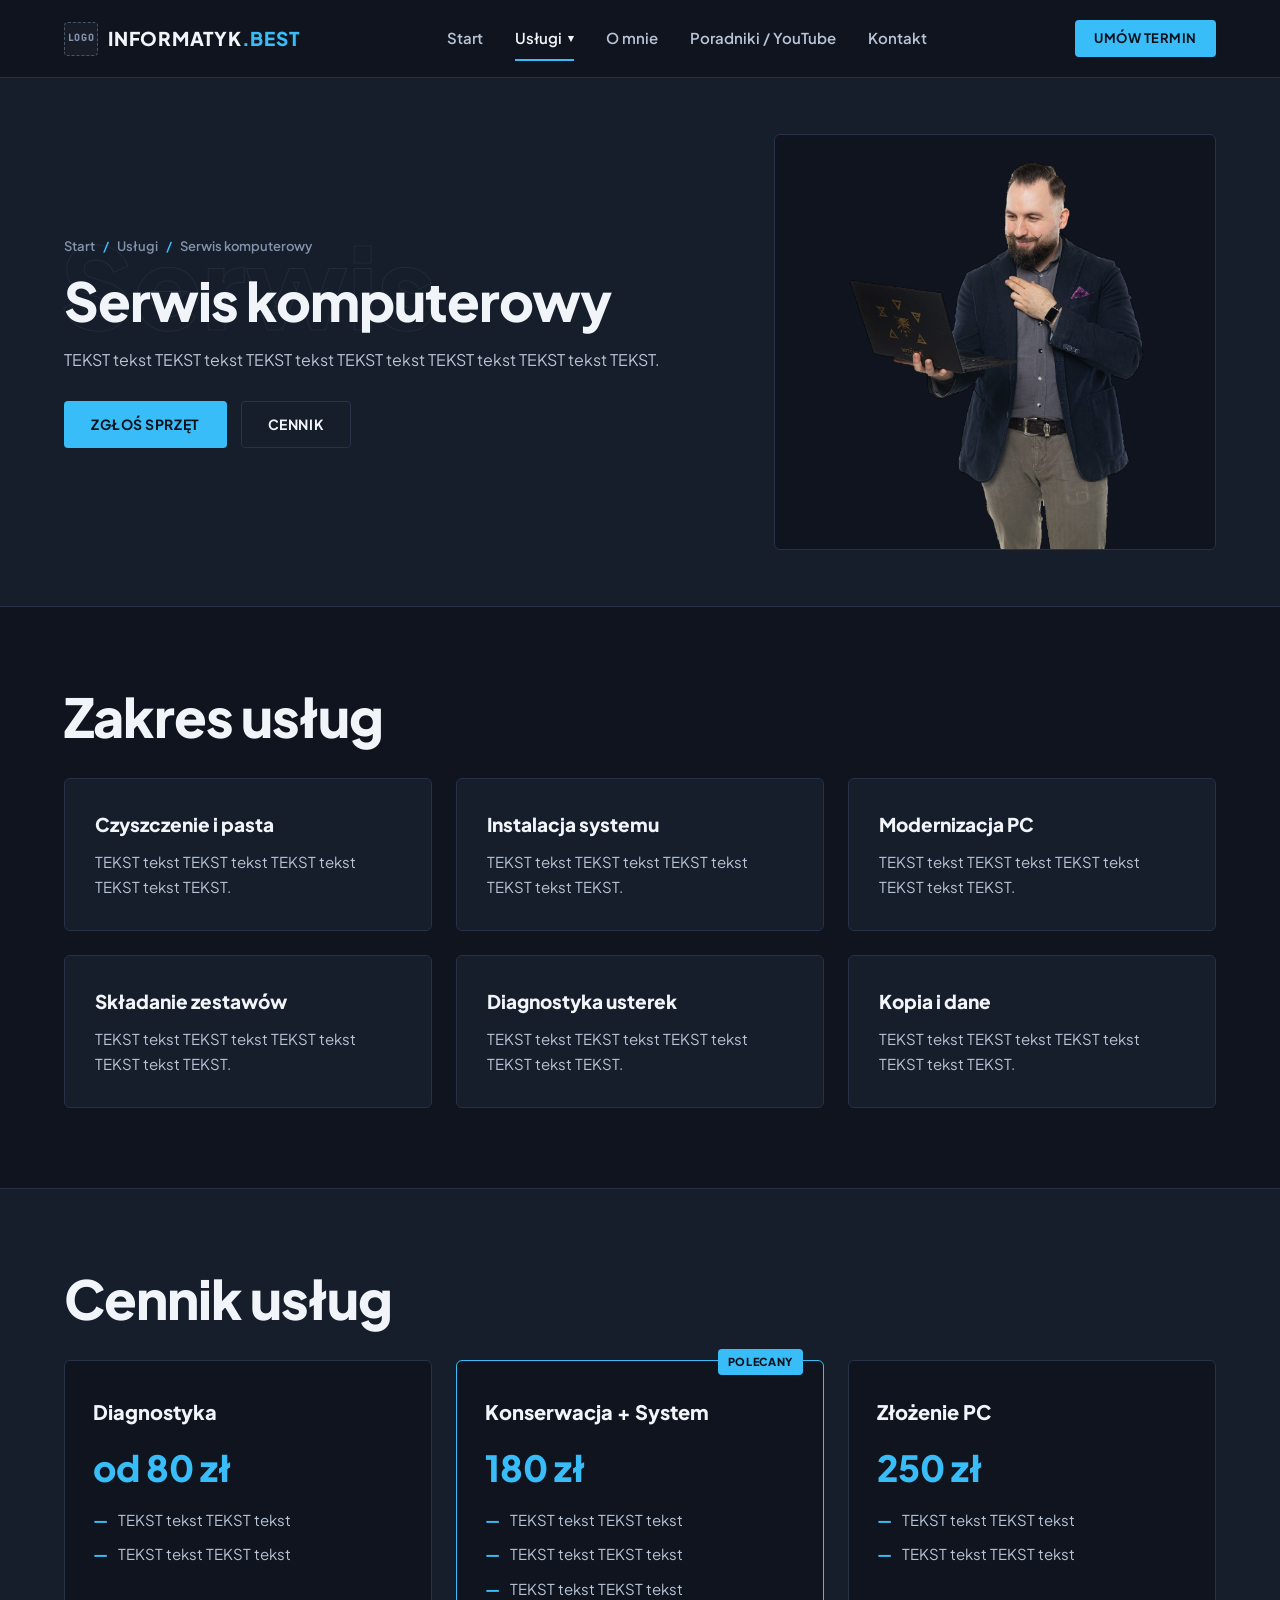
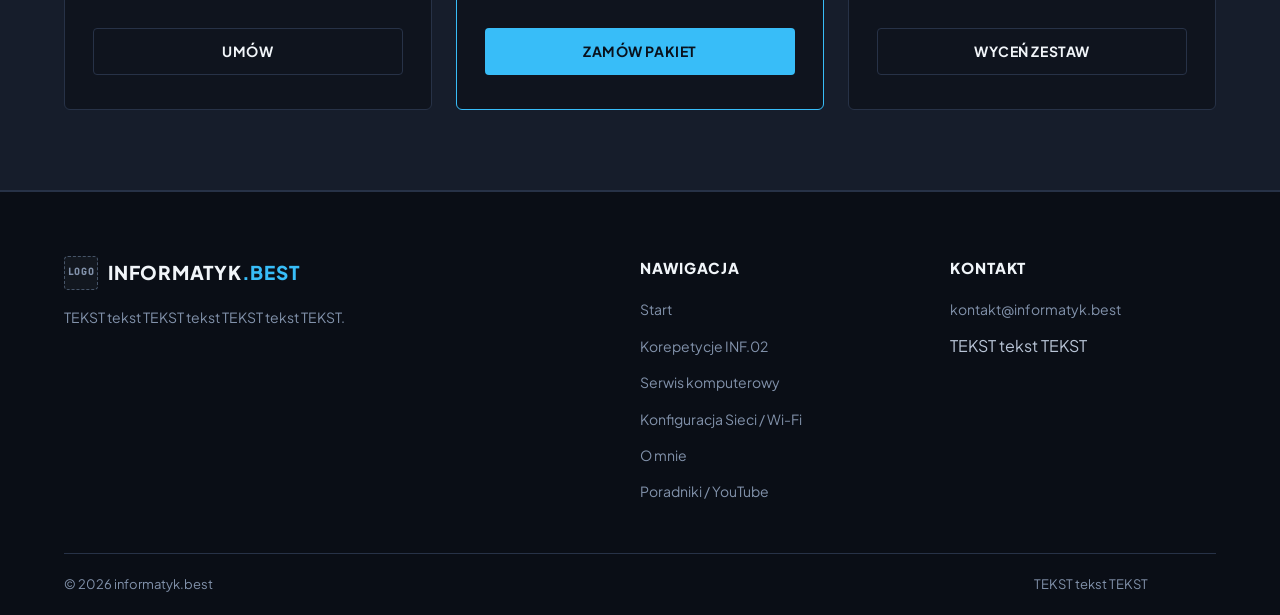
<file: serwis-komputerowy.html>
<!DOCTYPE html>
<html lang="pl">
<head>
  <meta charset="UTF-8" />
  <meta name="viewport" content="width=device-width, initial-scale=1.0" />
  <title>Serwis komputerowy — informatyk.best (Mockup)</title>
  <link rel="preconnect" href="https://fonts.googleapis.com" />
  <link rel="preconnect" href="https://fonts.gstatic.com" crossorigin />
  <link href="https://fonts.googleapis.com/css2?family=JetBrains+Mono:wght@600;700&family=Plus+Jakarta+Sans:wght@400;500;600;700;800&display=swap" rel="stylesheet" />
  <link rel="stylesheet" href="css/style.css" />
</head>
<body>

  <header class="site-header">
    <div class="container header-inner">
      <a href="index.html" class="brand-logo"><span class="icon-placeholder icon-placeholder-sm" aria-hidden="true">LOGO</span><span>informatyk<span class="dot">.best</span></span></a>
      <nav class="main-nav" aria-label="Główna nawigacja">
        <div class="nav-item"><a href="index.html" class="nav-link">Start</a></div>
        <div class="nav-item has-dropdown">
          <a href="#" class="nav-link is-active" aria-haspopup="true" aria-expanded="false">Usługi <span class="nav-chevron" aria-hidden="true">&#9662;</span></a>
          <div class="dropdown-menu">
            <a href="korepetycje-inf02.html" class="dropdown-link"><span class="icon-placeholder icon-placeholder-sm" aria-hidden="true"></span><span class="dropdown-text"><strong>Korepetycje INF.02</strong><small>TEKST tekst TEKST tekst</small></span></a>
            <a href="serwis-komputerowy.html" class="dropdown-link is-active"><span class="icon-placeholder icon-placeholder-sm" aria-hidden="true"></span><span class="dropdown-text"><strong>Serwis komputerowy</strong><small>TEKST tekst TEKST tekst</small></span></a>
            <a href="konfiguracja-sieci.html" class="dropdown-link"><span class="icon-placeholder icon-placeholder-sm" aria-hidden="true"></span><span class="dropdown-text"><strong>Konfiguracja Sieci / Wi-Fi</strong><small>TEKST tekst TEKST tekst</small></span></a>
          </div>
        </div>
        <div class="nav-item"><a href="o-mnie.html" class="nav-link">O mnie</a></div>
        <div class="nav-item"><a href="poradniki.html" class="nav-link">Poradniki / YouTube</a></div>
        <div class="nav-item"><a href="kontakt.html" class="nav-link">Kontakt</a></div>
      </nav>
      <div class="header-cta">
        <a href="kontakt.html?usluga=serwis#rezerwacja" class="btn btn-primary btn-sm">Umów termin</a>
        <button class="mobile-toggle" aria-label="Otwórz menu">&#9776;</button>
      </div>
    </div>
  </header>

  <div class="mobile-drawer" aria-hidden="true">
    <div class="mobile-drawer-panel">
      <div class="mobile-drawer-head">
        <a href="index.html" class="brand-logo"><span class="icon-placeholder icon-placeholder-sm" aria-hidden="true">LOGO</span><span>informatyk<span class="dot">.best</span></span></a>
        <button class="mobile-close" aria-label="Zamknij menu">&times;</button>
      </div>
      <div class="mobile-nav-list">
        <a href="index.html" class="mobile-nav-link">Start</a>
        <button class="mobile-acc-btn is-active" aria-expanded="true"><span>Usługi</span><span class="acc-arrow">−</span></button>
        <div class="mobile-submenu is-open">
          <a href="korepetycje-inf02.html">Korepetycje INF.02</a>
          <a href="serwis-komputerowy.html" class="is-active">Serwis komputerowy</a>
          <a href="konfiguracja-sieci.html">Konfiguracja Sieci / Wi-Fi</a>
        </div>
        <a href="o-mnie.html" class="mobile-nav-link">O mnie</a>
        <a href="poradniki.html" class="mobile-nav-link">Poradniki / YouTube</a>
        <a href="kontakt.html" class="mobile-nav-link">Kontakt</a>
      </div>
      <a href="kontakt.html?usluga=serwis#rezerwacja" class="btn btn-primary" style="width:100%; margin-top:auto;">Umów termin</a>
    </div>
  </div>

  <main>
    <section class="page-hero">
      <div class="container page-hero-grid">
        <div>
          <div class="breadcrumb"><a href="index.html">Start</a><span class="sep">/</span><span>Usługi</span><span class="sep">/</span><span>Serwis komputerowy</span></div>
          <div class="watermark-wrap">
            <span class="watermark-bg" aria-hidden="true">Serwis</span>
            <h1 class="section-title">Serwis komputerowy</h1>
          </div>
          <p class="lead-copy" style="margin-bottom:28px;">TEKST tekst TEKST tekst TEKST tekst TEKST tekst TEKST tekst TEKST tekst TEKST.</p>
          <div style="display:flex; gap:14px; flex-wrap:wrap;">
            <a href="kontakt.html?usluga=serwis#rezerwacja" class="btn btn-primary">Zgłoś sprzęt</a>
            <a href="#cennik-serwis" class="btn btn-outline">Cennik</a>
          </div>
        </div>
        <div class="page-hero-portrait-box">
          <img src="assets/img/damian-5.png" alt="Damian Wyryszuk" />
        </div>
      </div>
    </section>

    <section class="section">
      <div class="container">
        <h2 class="section-title" style="margin-bottom:32px;">Zakres usług</h2>
        <div class="grid-3">
          <div class="info-card reveal">
            <h3>Czyszczenie i pasta</h3>
            <p>TEKST tekst TEKST tekst TEKST tekst TEKST tekst TEKST.</p>
          </div>
          <div class="info-card reveal">
            <h3>Instalacja systemu</h3>
            <p>TEKST tekst TEKST tekst TEKST tekst TEKST tekst TEKST.</p>
          </div>
          <div class="info-card reveal">
            <h3>Modernizacja PC</h3>
            <p>TEKST tekst TEKST tekst TEKST tekst TEKST tekst TEKST.</p>
          </div>
          <div class="info-card reveal">
            <h3>Składanie zestawów</h3>
            <p>TEKST tekst TEKST tekst TEKST tekst TEKST tekst TEKST.</p>
          </div>
          <div class="info-card reveal">
            <h3>Diagnostyka usterek</h3>
            <p>TEKST tekst TEKST tekst TEKST tekst TEKST tekst TEKST.</p>
          </div>
          <div class="info-card reveal">
            <h3>Kopia i dane</h3>
            <p>TEKST tekst TEKST tekst TEKST tekst TEKST tekst TEKST.</p>
          </div>
        </div>
      </div>
    </section>

    <section id="cennik-serwis" class="section section-surface">
      <div class="container">
        <h2 class="section-title" style="margin-bottom:32px;">Cennik usług</h2>
        <div class="grid-3">
          <div class="pricing-card reveal">
            <h3>Diagnostyka</h3>
            <div class="pricing-price">od 80 zł</div>
            <ul class="check-list">
              <li>TEKST tekst TEKST tekst</li>
              <li>TEKST tekst TEKST tekst</li>
            </ul>
            <a href="kontakt.html?usluga=serwis#rezerwacja" class="btn btn-outline" style="width:100%;">Umów</a>
          </div>
          <div class="pricing-card is-featured reveal">
            <span class="pricing-badge">Polecany</span>
            <h3>Konserwacja + System</h3>
            <div class="pricing-price">180 zł</div>
            <ul class="check-list">
              <li>TEKST tekst TEKST tekst</li>
              <li>TEKST tekst TEKST tekst</li>
              <li>TEKST tekst TEKST tekst</li>
            </ul>
            <a href="kontakt.html?usluga=serwis#rezerwacja" class="btn btn-primary" style="width:100%;">Zamów pakiet</a>
          </div>
          <div class="pricing-card reveal">
            <h3>Złożenie PC</h3>
            <div class="pricing-price">250 zł</div>
            <ul class="check-list">
              <li>TEKST tekst TEKST tekst</li>
              <li>TEKST tekst TEKST tekst</li>
            </ul>
            <a href="kontakt.html?usluga=serwis#rezerwacja" class="btn btn-outline" style="width:100%;">Wyceń zestaw</a>
          </div>
        </div>
      </div>
    </section>
  </main>

  <footer class="site-footer">
    <div class="container">
      <div class="footer-grid">
        <div>
          <a href="index.html" class="brand-logo"><span class="icon-placeholder icon-placeholder-sm" aria-hidden="true">LOGO</span><span>informatyk<span class="dot">.best</span></span></a>
          <p class="footer-bio">TEKST tekst TEKST tekst TEKST tekst TEKST.</p>
        </div>
        <div class="footer-col">
          <h4>Nawigacja</h4>
          <ul class="footer-links">
            <li><a href="index.html">Start</a></li>
            <li><a href="korepetycje-inf02.html">Korepetycje INF.02</a></li>
            <li><a href="serwis-komputerowy.html">Serwis komputerowy</a></li>
            <li><a href="konfiguracja-sieci.html">Konfiguracja Sieci / Wi-Fi</a></li>
            <li><a href="o-mnie.html">O mnie</a></li>
            <li><a href="poradniki.html">Poradniki / YouTube</a></li>
          </ul>
        </div>
        <div class="footer-col">
          <h4>Kontakt</h4>
          <ul class="footer-links">
            <li><a href="mailto:kontakt@informatyk.best">kontakt@informatyk.best</a></li>
            <li><span>TEKST tekst TEKST</span></li>
          </ul>
        </div>
      </div>
      <div class="footer-bottom">
        <span>&copy; 2026 informatyk.best</span>
        <span>TEKST tekst TEKST</span>
      </div>
    </div>
  </footer>
  <button class="back-to-top" aria-label="Powrót na górę">&uarr;</button>
  <script src="js/main.js"></script>
</body>
</html>
</file>
<file: css/style.css>
/* ==========================================================================
   INFORMATYK.BEST — Damian Wyryszuk
   Clean Editorial Tech Mockup (Flat Dark Slate + Crisp Sky Blue Accent)
   No neon glows, no AI gradients — wireframe placeholder boxes for icons.
   ========================================================================== */

:root {
  --accent: #38bdf8;
  --accent-hover: #0ea5e9;
  --accent-soft: rgba(56, 189, 248, 0.1);
  --accent-border: rgba(56, 189, 248, 0.45);

  --bg-main: #0f141e;
  --bg-surface: #161d2b;
  --bg-surface-2: #1e2738;
  --bg-footer: #0a0e16;
  --border-color: #273247;

  --text-primary: #f1f5f9;
  --text-secondary: #b8c4d6;
  --text-muted: #8292ab;
  --text-on-accent: #09111c;

  --container-max: 1290px;
  --container-narrow: 860px;
  --header-height: 78px;
  --radius-sm: 4px;
  --radius-md: 6px;
  --radius-lg: 8px;

  --font-sans: 'Plus Jakarta Sans', -apple-system, BlinkMacSystemFont, 'Segoe UI', Roboto, Helvetica, Arial, sans-serif;
  --font-mono: 'JetBrains Mono', ui-monospace, SFMono-Regular, Menlo, Consolas, monospace;

  --ease-out: cubic-bezier(0.22, 1, 0.36, 1);
}

*, *::before, *::after {
  box-sizing: border-box;
  margin: 0;
  padding: 0;
}

html {
  scroll-behavior: smooth;
  font-size: 16px;
  background-color: var(--bg-main);
  color: var(--text-secondary);
}

body {
  font-family: var(--font-sans);
  background-color: var(--bg-main);
  color: var(--text-secondary);
  line-height: 1.65;
  overflow-x: hidden;
  -webkit-font-smoothing: antialiased;
}

img {
  max-width: 100%;
  display: block;
}

a {
  color: inherit;
  text-decoration: none;
  transition: color 0.18s ease, background-color 0.18s ease, border-color 0.18s ease, transform 0.2s ease;
}

ul { list-style: none; }

button, input, select, textarea {
  font-family: inherit;
  font-size: inherit;
}

.container {
  width: min(90vw, var(--container-max));
  margin-inline: auto;
}

.container-narrow {
  width: min(90vw, var(--container-narrow));
  margin-inline: auto;
}

.section {
  padding-block: 80px;
  position: relative;
  overflow-x: clip;
}

.section-surface {
  background-color: var(--bg-surface);
  border-top: 1px solid var(--border-color);
  border-bottom: 1px solid var(--border-color);
}

/* ==========================================================================
   Wireframe Icon Placeholders (empty squares for mockup phase)
   ========================================================================== */
.icon-placeholder {
  display: inline-flex;
  align-items: center;
  justify-content: center;
  flex-shrink: 0;
  border: 1.5px dashed #475569;
  background-color: rgba(148, 163, 184, 0.06);
  border-radius: var(--radius-sm);
  color: var(--text-muted);
  font-family: var(--font-mono);
  font-size: 10px;
  letter-spacing: 0.06em;
  text-transform: uppercase;
  user-select: none;
}

.icon-placeholder-xs { width: 16px; height: 16px; }
.icon-placeholder-sm { width: 34px; height: 34px; }
.icon-placeholder-md { width: 42px; height: 42px; }
.icon-placeholder-lg { width: 64px; height: 64px; }
.icon-placeholder-xl { width: 112px; height: 112px; }

/* ==========================================================================
   Buttons (Flat, Crisp, Zero Neon Glow)
   ========================================================================== */
.btn {
  display: inline-flex;
  align-items: center;
  justify-content: center;
  gap: 8px;
  padding: 14px 26px;
  border-radius: var(--radius-sm);
  font-size: 14px;
  font-weight: 700;
  letter-spacing: 0.04em;
  text-transform: uppercase;
  cursor: pointer;
  border: 1.5px solid transparent;
  line-height: 1.2;
  white-space: nowrap;
}

.btn-primary {
  background-color: var(--accent);
  color: var(--text-on-accent);
}

.btn-primary:hover {
  background-color: var(--accent-hover);
}

.btn-outline {
  background-color: transparent;
  color: var(--text-primary);
  border-color: var(--border-color);
}

.btn-outline:hover {
  border-color: var(--accent);
  color: var(--accent);
}

.btn-sm {
  padding: 10px 18px;
  font-size: 13px;
}

/* ==========================================================================
   Header & Navigation (Solid Clean Bar + Dropdown Menu)
   ========================================================================== */
.site-header {
  position: fixed;
  top: 0;
  left: 0;
  right: 0;
  height: var(--header-height);
  z-index: 1000;
  background-color: var(--bg-main);
  border-bottom: 1px solid var(--border-color);
  transition: background-color 0.2s ease, border-color 0.2s ease;
}

.site-header.is-scrolled {
  background-color: var(--bg-surface);
  border-bottom-color: #334155;
}

.header-inner {
  height: 100%;
  display: flex;
  align-items: center;
  justify-content: space-between;
  gap: 24px;
}

.brand-logo {
  display: inline-flex;
  align-items: center;
  gap: 10px;
  font-weight: 800;
  font-size: 19px;
  letter-spacing: 0.04em;
  color: var(--text-primary);
  text-transform: uppercase;
  flex-shrink: 0;
}

.brand-logo span.dot {
  color: var(--accent);
}

.main-nav {
  display: flex;
  align-items: center;
  gap: 32px;
}

.nav-item {
  position: relative;
}

.nav-link {
  display: inline-flex;
  align-items: center;
  gap: 6px;
  font-size: 15px;
  font-weight: 600;
  color: var(--text-secondary);
  padding: 26px 0;
  position: relative;
}

.nav-link::after {
  content: '';
  position: absolute;
  left: 0;
  right: 0;
  bottom: 16px;
  height: 2px;
  background-color: var(--accent);
  transform: scaleX(0);
  transform-origin: left;
  transition: transform 0.2s ease;
}

.nav-link:hover,
.nav-link.is-active,
.nav-item.is-open > .nav-link {
  color: var(--text-primary);
}

.nav-link:hover::after,
.nav-link.is-active::after,
.nav-item.is-open > .nav-link::after {
  transform: scaleX(1);
}

.nav-chevron {
  font-size: 11px;
  transition: transform 0.2s ease;
}

.nav-item:hover .nav-chevron,
.nav-item.is-open .nav-chevron {
  transform: rotate(180deg);
  color: var(--accent);
}

/* Dropdown Panel */
.dropdown-menu {
  position: absolute;
  top: calc(100% - 2px);
  left: -16px;
  min-width: 300px;
  background-color: var(--bg-surface);
  border: 1px solid var(--border-color);
  border-top: 2px solid var(--accent);
  border-radius: 0 0 var(--radius-md) var(--radius-md);
  box-shadow: 0 12px 28px rgba(0, 0, 0, 0.45);
  padding: 6px 0;
  opacity: 0;
  visibility: hidden;
  transform: translateY(6px);
  transition: opacity 0.18s ease, transform 0.18s ease, visibility 0.18s;
  z-index: 100;
}

.nav-item.has-dropdown:hover .dropdown-menu,
.nav-item.has-dropdown:focus-within .dropdown-menu,
.nav-item.has-dropdown.is-open .dropdown-menu {
  opacity: 1;
  visibility: visible;
  transform: translateY(0);
}

.dropdown-link {
  display: flex;
  align-items: center;
  gap: 14px;
  padding: 13px 18px;
  border-bottom: 1px dashed var(--border-color);
}

.dropdown-link:last-child {
  border-bottom: none;
}

.dropdown-text strong {
  display: block;
  font-size: 14px;
  font-weight: 700;
  color: var(--text-primary);
  margin-bottom: 2px;
}

.dropdown-text small {
  display: block;
  font-size: 12px;
  color: var(--text-muted);
  line-height: 1.35;
}

.dropdown-link:hover,
.dropdown-link.is-active {
  background-color: var(--bg-surface-2);
}

.dropdown-link:hover .dropdown-text strong,
.dropdown-link.is-active .dropdown-text strong {
  color: var(--accent);
}

.dropdown-link:hover .icon-placeholder,
.dropdown-link.is-active .icon-placeholder {
  border-color: var(--accent);
  color: var(--accent);
}

.header-cta {
  display: flex;
  align-items: center;
  gap: 12px;
}

.mobile-toggle {
  display: none;
  width: 42px;
  height: 42px;
  border: 1px solid var(--border-color);
  border-radius: var(--radius-sm);
  background-color: var(--bg-surface);
  color: var(--text-primary);
  font-size: 20px;
  cursor: pointer;
  align-items: center;
  justify-content: center;
}

/* Mobile Off-Canvas Drawer */
.mobile-drawer {
  position: fixed;
  inset: 0;
  background-color: rgba(0, 0, 0, 0.72);
  z-index: 1200;
  opacity: 0;
  visibility: hidden;
  transition: opacity 0.2s ease, visibility 0.2s ease;
}

.mobile-drawer.is-open {
  opacity: 1;
  visibility: visible;
}

.mobile-drawer-panel {
  position: absolute;
  top: 0;
  right: 0;
  bottom: 0;
  width: min(86vw, 350px);
  background-color: var(--bg-footer);
  border-left: 1px solid var(--border-color);
  padding: 24px;
  display: flex;
  flex-direction: column;
  gap: 20px;
  overflow-y: auto;
  transform: translateX(100%);
  transition: transform 0.25s var(--ease-out);
}

.mobile-drawer.is-open .mobile-drawer-panel {
  transform: translateX(0);
}

.mobile-drawer-head {
  display: flex;
  align-items: center;
  justify-content: space-between;
  padding-bottom: 16px;
  border-bottom: 1px solid var(--border-color);
}

.mobile-close {
  width: 38px;
  height: 38px;
  border-radius: var(--radius-sm);
  border: 1px solid var(--border-color);
  background: var(--bg-surface);
  color: var(--text-primary);
  font-size: 22px;
  cursor: pointer;
}

.mobile-nav-list {
  display: flex;
  flex-direction: column;
  gap: 4px;
}

.mobile-nav-link,
.mobile-acc-btn {
  width: 100%;
  display: flex;
  align-items: center;
  justify-content: space-between;
  padding: 13px 10px;
  font-size: 17px;
  font-weight: 700;
  color: var(--text-primary);
  background: none;
  border: none;
  border-bottom: 1px solid var(--border-color);
  cursor: pointer;
  text-align: left;
}

.mobile-nav-link.is-active,
.mobile-acc-btn.is-active {
  color: var(--accent);
}

.mobile-submenu {
  display: none;
  flex-direction: column;
  padding: 6px 0 8px 14px;
  border-bottom: 1px solid var(--border-color);
}

.mobile-submenu.is-open { display: flex; }

.mobile-submenu a {
  padding: 10px 12px;
  font-size: 15px;
  font-weight: 600;
  color: var(--text-secondary);
  border-left: 2px solid var(--border-color);
}

.mobile-submenu a:hover,
.mobile-submenu a.is-active {
  color: var(--accent);
  border-left-color: var(--accent);
}

/* ==========================================================================
   Typography & Section Headings
   ========================================================================== */
.eyebrow {
  display: inline-flex;
  align-items: center;
  gap: 8px;
  font-size: 12px;
  font-weight: 800;
  letter-spacing: 0.12em;
  text-transform: uppercase;
  color: var(--accent);
  margin-bottom: 10px;
}

.eyebrow::before {
  content: '';
  width: 20px;
  height: 2px;
  background-color: var(--accent);
}

.watermark-wrap {
  position: relative;
  display: inline-block;
  margin-bottom: 16px;
}

.watermark-bg {
  position: absolute;
  top: -0.38em;
  left: -0.04em;
  font-size: clamp(60px, 8.8vw, 120px);
  font-weight: 800;
  line-height: 1;
  color: transparent;
  -webkit-text-stroke: 1px rgba(148, 163, 184, 0.1);
  pointer-events: none;
  user-select: none;
  white-space: nowrap;
  z-index: 0;
}

.section-title {
  position: relative;
  z-index: 1;
  font-size: clamp(32px, 4.2vw, 54px);
  font-weight: 800;
  line-height: 1.1;
  color: var(--text-primary);
  letter-spacing: -0.02em;
}

.section-head-split {
  display: flex;
  align-items: flex-end;
  justify-content: space-between;
  gap: 28px;
  flex-wrap: wrap;
  margin-bottom: 36px;
}

.lead-bold {
  font-size: clamp(18px, 2vw, 21px);
  font-weight: 700;
  color: var(--text-primary);
  line-height: 1.5;
  max-width: 820px;
}

.lead-copy {
  font-size: 16px;
  color: var(--text-secondary);
  line-height: 1.7;
  max-width: 720px;
}

/* ==========================================================================
   Hero Section (Clean Flat Dark Surface — No Glows)
   ========================================================================== */
.hero {
  position: relative;
  padding-top: calc(var(--header-height) + 48px);
  padding-bottom: 0;
  background-color: var(--bg-main);
  border-bottom: 1px solid var(--border-color);
  overflow: hidden;
}

.hero-grid {
  display: grid;
  grid-template-columns: 1.15fr 0.85fr;
  align-items: end;
  gap: 40px;
}

.hero-content {
  padding-bottom: 72px;
  align-self: center;
}

.hero-display {
  font-size: clamp(46px, 6.8vw, 96px);
  font-weight: 800;
  line-height: 0.98;
  letter-spacing: -0.03em;
  color: var(--text-primary);
  margin-bottom: 18px;
}

.hero-display .accent-dot {
  color: var(--accent);
}

.hero-subtitle {
  font-size: 13px;
  font-weight: 800;
  letter-spacing: 0.16em;
  text-transform: uppercase;
  color: var(--accent);
  margin-bottom: 20px;
}

.hero-desc {
  font-size: 17px;
  color: var(--text-secondary);
  max-width: 560px;
  margin-bottom: 32px;
  line-height: 1.7;
}

.hero-actions {
  display: flex;
  align-items: center;
  flex-wrap: wrap;
  gap: 14px;
  margin-bottom: 34px;
}

.hero-badges {
  display: flex;
  flex-wrap: wrap;
  gap: 12px 24px;
  padding-top: 22px;
  border-top: 1px solid var(--border-color);
}

.hero-badge {
  display: inline-flex;
  align-items: center;
  gap: 8px;
  font-size: 13px;
  font-weight: 600;
  color: var(--text-secondary);
}

.hero-visual {
  display: flex;
  justify-content: center;
  align-items: flex-end;
  align-self: end;
  background-color: var(--bg-surface);
  border: 1px solid var(--border-color);
  border-bottom: none;
  border-radius: var(--radius-lg) var(--radius-lg) 0 0;
  padding: 28px 24px 0;
}

.hero-portrait {
  max-height: 600px;
  width: auto;
  object-fit: contain;
}

/* ==========================================================================
   Subpage Hero (Flat & Grounded)
   ========================================================================== */
.page-hero {
  padding-top: calc(var(--header-height) + 56px);
  padding-bottom: 56px;
  background-color: var(--bg-surface);
  border-bottom: 1px solid var(--border-color);
  overflow-x: clip;
}

.page-hero-grid {
  display: grid;
  grid-template-columns: 1.2fr 0.8fr;
  align-items: center;
  gap: 48px;
}

.page-hero-portrait-box {
  display: flex;
  justify-content: center;
  align-items: flex-end;
  min-height: 360px;
  border-radius: var(--radius-md);
  background-color: var(--bg-main);
  border: 1px solid var(--border-color);
  overflow: hidden;
  padding-top: 24px;
}

.page-hero-portrait-box img {
  max-height: 390px;
  width: auto;
}

.breadcrumb {
  display: flex;
  flex-wrap: wrap;
  align-items: center;
  gap: 8px;
  font-size: 13px;
  font-weight: 600;
  color: var(--text-muted);
  margin-bottom: 14px;
}

.breadcrumb a:hover { color: var(--accent); }
.breadcrumb span.sep { color: var(--accent); }

/* ==========================================================================
   3 Service Cards (Flat Surface + Crisp Accent Hover Fill)
   ========================================================================== */
.services-grid {
  display: grid;
  grid-template-columns: repeat(3, 1fr);
  gap: 28px;
  margin-top: 36px;
}

.service-card {
  display: flex;
  flex-direction: column;
  background-color: var(--bg-surface);
  border: 1px solid var(--border-color);
  border-radius: var(--radius-md);
  padding: 46px 36px 40px;
  transition: transform 0.22s ease, background-color 0.2s ease, border-color 0.2s ease;
  cursor: pointer;
}

.service-card .icon-placeholder-lg {
  margin-bottom: 28px;
}

.service-card h3 {
  font-size: 23px;
  font-weight: 800;
  color: var(--text-primary);
  line-height: 1.25;
  margin-bottom: 14px;
}

.service-card p {
  font-size: 15px;
  color: var(--text-secondary);
  line-height: 1.65;
  margin-bottom: 24px;
  flex-grow: 1;
}

.service-card-more {
  display: inline-flex;
  align-items: center;
  gap: 8px;
  font-size: 13px;
  font-weight: 800;
  text-transform: uppercase;
  letter-spacing: 0.06em;
  color: var(--accent);
}

.service-card:hover {
  background-color: var(--accent);
  border-color: var(--accent);
  transform: translateY(-4px);
}

.service-card:hover h3,
.service-card:hover .service-card-more {
  color: var(--text-on-accent);
}

.service-card:hover p {
  color: rgba(9, 17, 28, 0.86);
}

.service-card:hover .icon-placeholder-lg {
  border-color: rgba(9, 17, 28, 0.5);
  background-color: rgba(9, 17, 28, 0.08);
  color: var(--text-on-accent);
}

/* ==========================================================================
   Credibility CTA Banner (Flat Clean Split)
   ========================================================================== */
.cta-banner {
  background-color: var(--bg-surface);
  border-top: 1px solid var(--border-color);
  border-bottom: 1px solid var(--border-color);
  overflow: hidden;
}

.cta-banner-grid {
  display: grid;
  grid-template-columns: 1.15fr 0.85fr;
  align-items: end;
  gap: 40px;
}

.cta-banner-content {
  padding-block: 76px;
}

.cta-banner-content h2 {
  font-size: clamp(30px, 3.8vw, 48px);
  font-weight: 800;
  color: var(--text-primary);
  line-height: 1.14;
  margin-bottom: 18px;
}

.cta-banner-content p {
  font-size: 16px;
  color: var(--text-secondary);
  margin-bottom: 28px;
  max-width: 560px;
}

.cta-banner-visual {
  display: flex;
  justify-content: center;
  align-items: flex-end;
  padding-top: 28px;
}

.cta-banner-visual img {
  max-height: 490px;
  width: auto;
}

/* ==========================================================================
   Stats / Social Proof Box (Flat Surface)
   ========================================================================== */
.stats-box {
  background-color: var(--bg-surface);
  border: 1px solid var(--border-color);
  border-radius: var(--radius-md);
  padding: 52px 42px;
  display: grid;
  grid-template-columns: 1fr auto 1fr;
  align-items: center;
  gap: 36px;
}

.stats-col {
  display: grid;
  grid-template-columns: 1fr 1fr;
  gap: 28px;
}

.stat-item {
  display: flex;
  flex-direction: column;
  gap: 10px;
}

.stat-num {
  font-size: clamp(30px, 3vw, 42px);
  font-weight: 800;
  color: var(--text-primary);
  line-height: 1.05;
  letter-spacing: -0.02em;
}

.stat-label {
  font-size: 14px;
  font-weight: 600;
  color: var(--text-muted);
  line-height: 1.35;
}

/* ==========================================================================
   Poradniki / YouTube Grid
   ========================================================================== */
.filter-bar {
  display: flex;
  flex-wrap: wrap;
  gap: 10px;
  margin-bottom: 32px;
}

.filter-btn {
  padding: 9px 18px;
  border-radius: var(--radius-sm);
  border: 1px solid var(--border-color);
  background-color: var(--bg-surface);
  color: var(--text-secondary);
  font-size: 13px;
  font-weight: 700;
  cursor: pointer;
}

.filter-btn:hover {
  border-color: var(--accent);
  color: var(--text-primary);
}

.filter-btn.is-active {
  background-color: var(--accent);
  border-color: var(--accent);
  color: var(--text-on-accent);
}

.guides-grid {
  display: grid;
  grid-template-columns: repeat(3, 1fr);
  gap: 28px;
}

.guide-card {
  display: flex;
  flex-direction: column;
  cursor: pointer;
}

.guide-thumb {
  position: relative;
  aspect-ratio: 16 / 10;
  border-radius: var(--radius-md);
  overflow: hidden;
  background-color: var(--bg-main);
  border: 1px solid var(--border-color);
  margin-bottom: 16px;
}

.guide-thumb-visual {
  width: 100%;
  height: 100%;
  padding: 20px 72px 20px 20px;
  display: flex;
  flex-direction: column;
  justify-content: space-between;
}

.guide-thumb-code {
  font-family: var(--font-mono);
  font-size: 12px;
  color: var(--accent);
  background-color: var(--bg-surface);
  border: 1px solid var(--border-color);
  padding: 4px 10px;
  border-radius: var(--radius-sm);
  width: fit-content;
}

.guide-play {
  position: absolute;
  right: 16px;
  bottom: 16px;
}

.guide-cat {
  font-size: 12px;
  font-weight: 800;
  text-transform: uppercase;
  letter-spacing: 0.08em;
  color: var(--accent);
  margin-bottom: 6px;
}

.guide-card h3 {
  font-size: 19px;
  font-weight: 800;
  color: var(--text-primary);
  line-height: 1.32;
  margin-bottom: 8px;
}

.guide-card:hover h3 {
  color: var(--accent);
}

.guide-card p {
  font-size: 14px;
  color: var(--text-muted);
  line-height: 1.6;
}

/* ==========================================================================
   Feature Grids, Pricing, Checklist & FAQ
   ========================================================================== */
.grid-2 {
  display: grid;
  grid-template-columns: repeat(2, 1fr);
  gap: 24px;
}

.grid-3 {
  display: grid;
  grid-template-columns: repeat(3, 1fr);
  gap: 24px;
}

.info-card {
  background-color: var(--bg-surface);
  border: 1px solid var(--border-color);
  border-radius: var(--radius-md);
  padding: 30px;
}

.info-card:hover {
  border-color: var(--accent-border);
}

.info-card-num {
  font-family: var(--font-mono);
  font-size: 12px;
  font-weight: 700;
  color: var(--accent);
  margin-bottom: 10px;
}

.info-card h3 {
  font-size: 19px;
  font-weight: 800;
  color: var(--text-primary);
  margin-bottom: 10px;
}

.info-card p {
  font-size: 15px;
  color: var(--text-secondary);
}

.check-list {
  display: flex;
  flex-direction: column;
  gap: 10px;
  margin-top: 14px;
}

.check-list li {
  display: flex;
  align-items: flex-start;
  gap: 10px;
  font-size: 15px;
  color: var(--text-secondary);
}

.check-list li::before {
  content: '—';
  color: var(--accent);
  font-weight: 800;
  flex-shrink: 0;
}

/* Pricing Cards */
.pricing-card {
  background-color: var(--bg-main);
  border: 1px solid var(--border-color);
  border-radius: var(--radius-md);
  padding: 34px 28px;
  display: flex;
  flex-direction: column;
  position: relative;
}

.pricing-card.is-featured {
  border-color: var(--accent);
}

.pricing-badge {
  position: absolute;
  top: -12px;
  right: 20px;
  background-color: var(--accent);
  color: var(--text-on-accent);
  font-size: 11px;
  font-weight: 800;
  letter-spacing: 0.06em;
  text-transform: uppercase;
  padding: 4px 10px;
  border-radius: var(--radius-sm);
}

.pricing-card h3 {
  font-size: 20px;
  font-weight: 800;
  color: var(--text-primary);
  margin-bottom: 8px;
}

.pricing-price {
  font-size: 36px;
  font-weight: 800;
  color: var(--accent);
  line-height: 1.1;
  margin: 12px 0 6px;
}

.pricing-price small {
  font-size: 14px;
  font-weight: 600;
  color: var(--text-muted);
}

.pricing-card .check-list {
  margin-bottom: 26px;
  flex-grow: 1;
}

/* FAQ Accordion */
.faq-list {
  display: flex;
  flex-direction: column;
  gap: 12px;
}

.faq-item {
  background-color: var(--bg-surface);
  border: 1px solid var(--border-color);
  border-radius: var(--radius-md);
}

.faq-question {
  width: 100%;
  background: none;
  border: none;
  padding: 20px 24px;
  display: flex;
  align-items: center;
  justify-content: space-between;
  gap: 16px;
  color: var(--text-primary);
  font-size: 16px;
  font-weight: 700;
  text-align: left;
  cursor: pointer;
}

.faq-question .faq-plus {
  color: var(--accent);
  font-size: 20px;
  font-weight: 700;
  transition: transform 0.2s ease;
  flex-shrink: 0;
}

.faq-item.is-open .faq-plus { transform: rotate(45deg); }

.faq-answer {
  display: none;
  padding: 14px 24px 20px;
  font-size: 15px;
  color: var(--text-secondary);
  border-top: 1px solid var(--border-color);
}

.faq-item.is-open .faq-answer { display: block; }

/* ==========================================================================
   Booking / Contact Form
   ========================================================================== */
.contact-layout {
  display: grid;
  grid-template-columns: 1.15fr 0.85fr;
  gap: 36px;
  align-items: start;
}

.form-card {
  background-color: var(--bg-surface);
  border: 1px solid var(--border-color);
  border-radius: var(--radius-md);
  padding: 36px;
}

.form-grid {
  display: grid;
  grid-template-columns: 1fr 1fr;
  gap: 16px;
}

.form-group {
  display: flex;
  flex-direction: column;
  gap: 8px;
  margin-bottom: 16px;
}

.form-group.full { grid-column: 1 / -1; }

.form-label {
  font-size: 13px;
  font-weight: 700;
  color: var(--text-primary);
}

.form-control {
  background-color: var(--bg-main);
  border: 1px solid var(--border-color);
  border-radius: var(--radius-sm);
  padding: 12px 14px;
  color: var(--text-primary);
  outline: none;
}

.form-control:focus {
  border-color: var(--accent);
}

textarea.form-control {
  min-height: 120px;
  resize: vertical;
}

.form-success {
  display: none;
  margin-top: 16px;
  padding: 14px 18px;
  border-radius: var(--radius-sm);
  background-color: rgba(34, 197, 94, 0.12);
  border: 1px solid rgba(34, 197, 94, 0.45);
  color: #bbf7d0;
  font-size: 14px;
  font-weight: 600;
}

.form-success.is-visible { display: block; }

.contact-sidebar {
  display: flex;
  flex-direction: column;
  gap: 24px;
}

.contact-info-card {
  background-color: var(--bg-surface);
  border: 1px solid var(--border-color);
  border-radius: var(--radius-md);
  padding: 30px;
}

.contact-row {
  display: flex;
  align-items: center;
  gap: 14px;
  padding: 14px 0;
  border-bottom: 1px solid var(--border-color);
}

.contact-row:last-child {
  border-bottom: none;
  padding-bottom: 0;
}

.contact-row strong {
  display: block;
  font-size: 12px;
  color: var(--text-muted);
  text-transform: uppercase;
  letter-spacing: 0.06em;
}

.contact-row a,
.contact-row span {
  font-size: 15px;
  font-weight: 700;
  color: var(--text-primary);
}

.contact-row a:hover { color: var(--accent); }

/* ==========================================================================
   Footer
   ========================================================================== */
.site-footer {
  background-color: var(--bg-footer);
  border-top: 1px solid var(--border-color);
  padding-top: 64px;
}

.footer-grid {
  display: grid;
  grid-template-columns: 2fr 1fr 1fr;
  gap: 44px;
  padding-bottom: 48px;
}

.footer-bio {
  margin: 16px 0 22px;
  font-size: 14px;
  color: var(--text-muted);
  max-width: 400px;
}

.social-links {
  display: flex;
  align-items: center;
  gap: 10px;
}

.footer-col h4 {
  font-size: 15px;
  font-weight: 800;
  color: var(--text-primary);
  margin-bottom: 16px;
  text-transform: uppercase;
  letter-spacing: 0.06em;
}

.footer-links {
  display: flex;
  flex-direction: column;
  gap: 10px;
}

.footer-links a {
  font-size: 14px;
  color: var(--text-muted);
}

.footer-links a:hover { color: var(--accent); }

.footer-bottom {
  border-top: 1px solid var(--border-color);
  padding: 20px 68px 20px 0;
  display: flex;
  align-items: center;
  justify-content: space-between;
  flex-wrap: wrap;
  gap: 12px;
  font-size: 13px;
  color: var(--text-muted);
}

/* Back to Top */
.back-to-top {
  position: fixed;
  right: 22px;
  bottom: 22px;
  width: 42px;
  height: 42px;
  border-radius: var(--radius-sm);
  background-color: var(--accent);
  color: var(--text-on-accent);
  border: none;
  font-weight: 800;
  font-size: 18px;
  display: grid;
  place-items: center;
  cursor: pointer;
  opacity: 0;
  visibility: hidden;
  transition: opacity 0.2s ease, visibility 0.2s ease;
  z-index: 900;
}

.back-to-top.is-visible {
  opacity: 1;
  visibility: visible;
}

.back-to-top:hover { background-color: var(--accent-hover); }

/* Scroll Reveal */
.reveal {
  opacity: 0;
  transform: translateY(16px);
  transition: opacity 0.45s ease, transform 0.45s ease;
}

.reveal.is-visible {
  opacity: 1;
  transform: translateY(0);
}

/* ==========================================================================
   Responsive
   ========================================================================== */
@media (max-width: 1080px) {
  .main-nav,
  .header-cta .btn { display: none; }

  .mobile-toggle { display: inline-flex; }

  .hero-grid,
  .page-hero-grid,
  .cta-banner-grid,
  .contact-layout { grid-template-columns: 1fr; gap: 28px; }

  .hero-content { padding-bottom: 0; }
  .hero-portrait { max-height: 420px; }

  .services-grid,
  .guides-grid,
  .grid-3 { grid-template-columns: repeat(2, 1fr); }

  .stats-box { grid-template-columns: 1fr; text-align: center; }
  .stats-box .icon-placeholder-xl { margin-inline: auto; }
  .stat-item { align-items: center; }

  .footer-grid { grid-template-columns: 1fr 1fr; }
}

@media (max-width: 720px) {
  :root {
    --header-height: 64px;
  }

  .brand-logo {
    font-size: 16px;
    gap: 8px;
  }

  .section { padding-block: 48px; }

  .hero {
    padding-top: calc(var(--header-height) + 26px);
  }

  .hero-grid {
    gap: 20px;
  }

  .hero-subtitle {
    font-size: 12px;
    margin-bottom: 10px;
  }

  .hero-display {
    font-size: clamp(32px, 9.2vw, 44px);
    line-height: 1.06;
    margin-bottom: 14px;
  }

  .hero-desc {
    font-size: 15px;
    line-height: 1.55;
    margin-bottom: 22px;
  }

  .hero-actions {
    display: grid;
    grid-template-columns: 1fr 1fr;
    gap: 10px;
    margin-bottom: 0;
  }

  .hero-actions .btn {
    width: 100%;
    padding: 13px 12px;
    font-size: 12px;
    letter-spacing: 0.03em;
  }

  .hero-visual {
    padding: 16px 16px 0;
    border-radius: var(--radius-md) var(--radius-md) 0 0;
  }

  .hero-portrait {
    max-height: 310px;
  }

  .page-hero {
    padding-top: calc(var(--header-height) + 28px);
    padding-bottom: 36px;
  }

  .page-hero-portrait-box {
    min-height: 260px;
    padding-top: 16px;
  }

  .page-hero-portrait-box img {
    max-height: 280px;
  }

  .watermark-wrap {
    max-width: 100%;
  }

  .watermark-bg {
    font-size: clamp(46px, 14vw, 68px);
    top: -0.28em;
  }

  .section-title {
    font-size: clamp(26px, 7.5vw, 34px);
  }

  .section-head-split {
    gap: 16px;
    margin-bottom: 24px;
  }

  .services-grid,
  .guides-grid,
  .grid-2,
  .grid-3,
  .form-grid,
  .footer-grid { grid-template-columns: 1fr; gap: 18px; }

  .service-card { padding: 28px 22px; }
  .service-card .icon-placeholder-lg { width: 52px; height: 52px; margin-bottom: 18px; }
  .service-card h3 { font-size: 20px; }

  .cta-banner-grid { gap: 16px; }
  .cta-banner-content { padding-block: 44px 0; }
  .cta-banner-content h2 { font-size: 28px; }
  .cta-banner-visual { padding-top: 8px; }
  .cta-banner-visual img { max-height: 290px; }

  .stats-box { padding: 28px 18px; gap: 24px; }
  .stats-col { grid-template-columns: 1fr 1fr; gap: 18px; }
  .stat-num { font-size: 28px; }
  .stats-box .icon-placeholder-xl { width: 76px; height: 76px; }

  .form-card { padding: 22px 16px; }

  .footer-grid { gap: 28px; padding-bottom: 32px; }
  .footer-bottom {
    padding: 18px 0 64px;
    flex-direction: column;
    align-items: flex-start;
    gap: 6px;
  }
}

@media (max-width: 360px) {
  .hero-actions {
    grid-template-columns: 1fr;
  }
}
</file>
